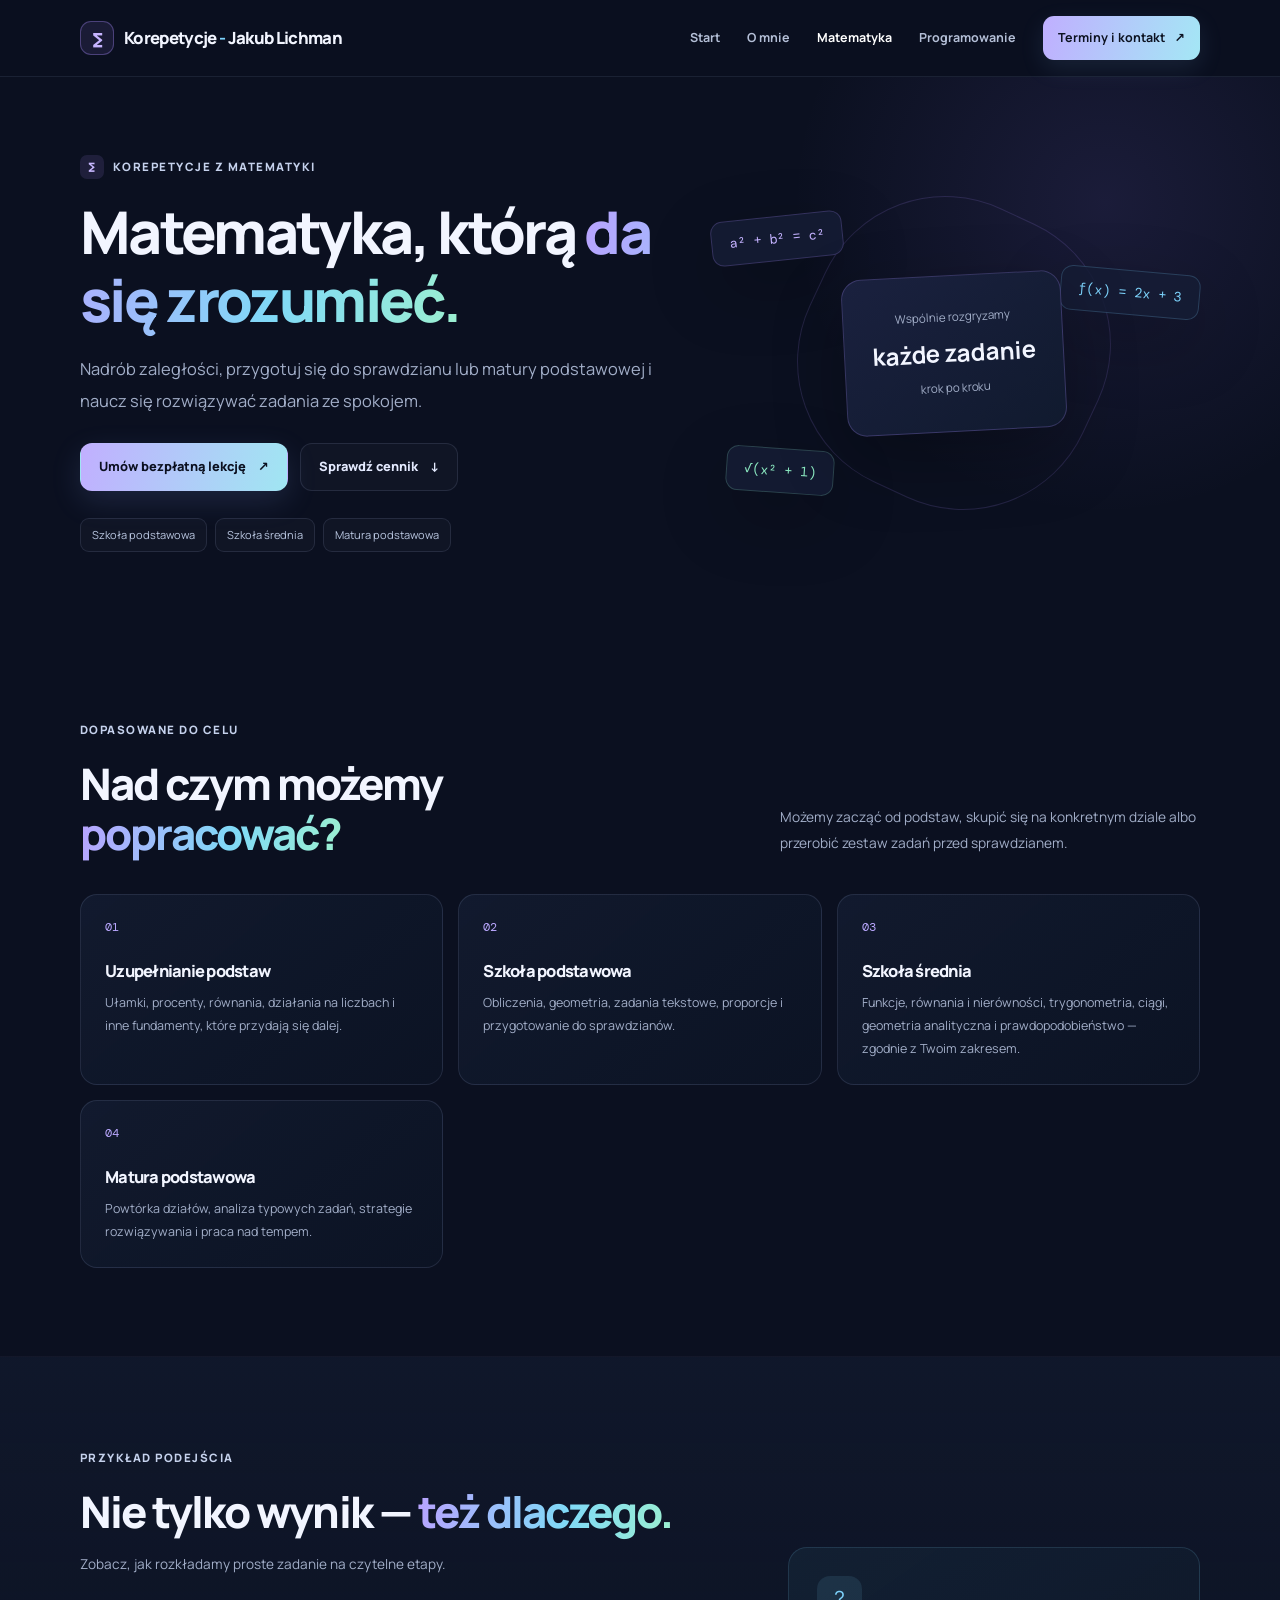
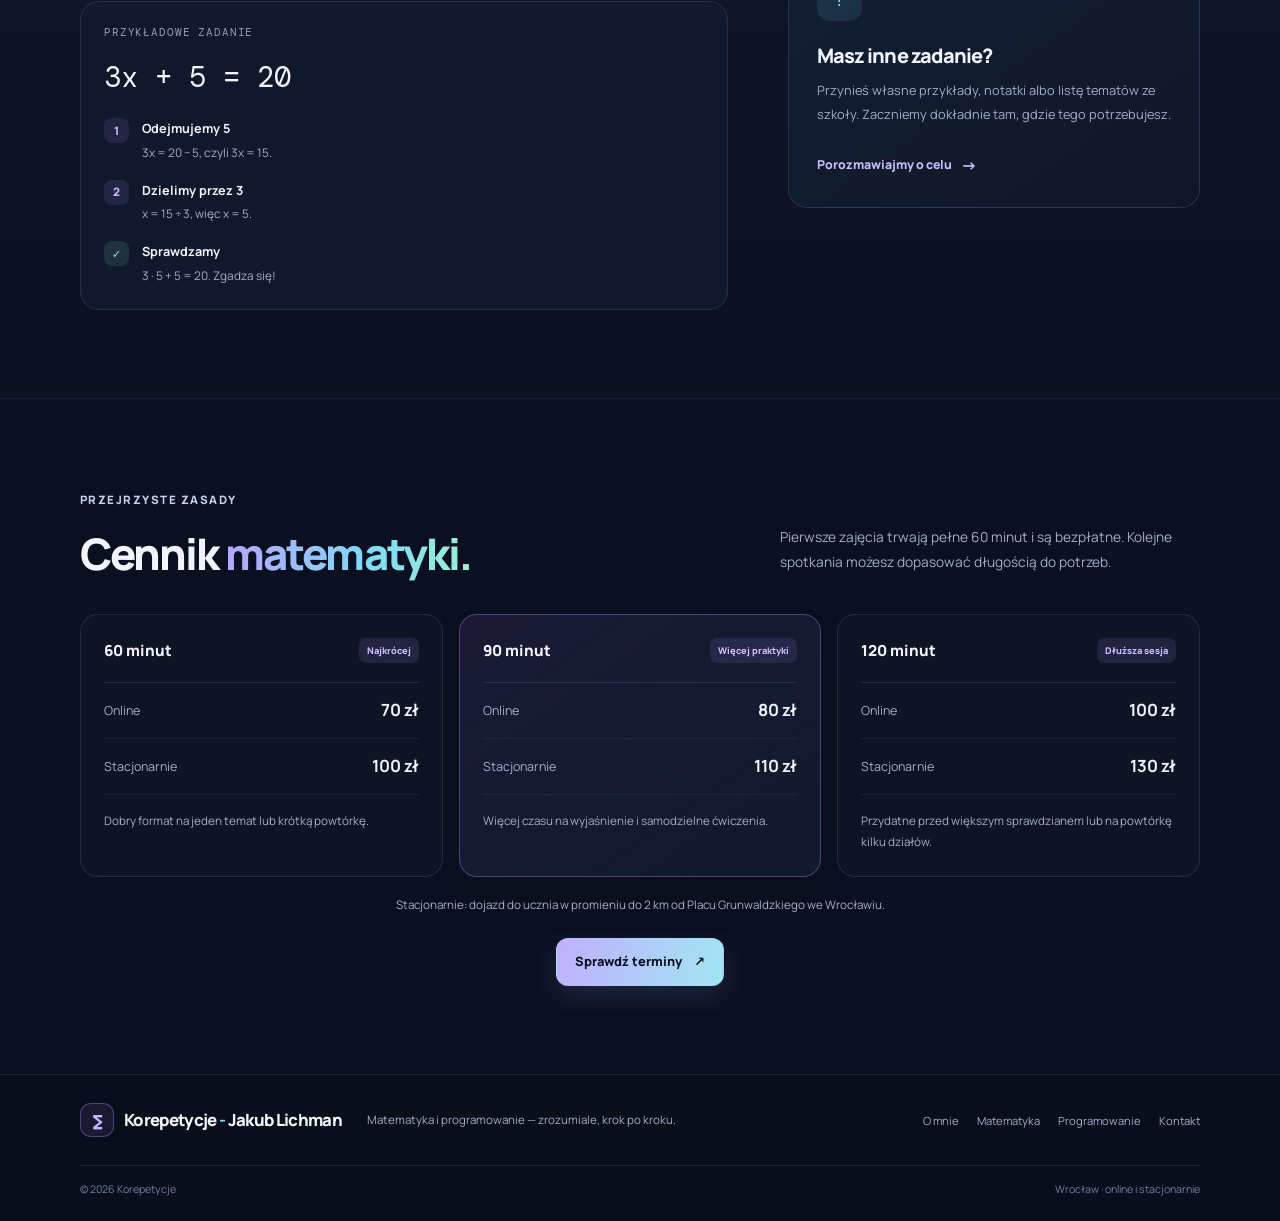
<file: matematyka.html>
<!doctype html>
<html lang="pl">
<head>
    <meta charset="utf-8">
    <meta name="viewport" content="width=device-width, initial-scale=1">
    <meta name="theme-color" content="#0b1020">
    <meta name="description" content="Indywidualne korepetycje z matematyki we Wrocławiu i online.">
    <title>Korepetycje z matematyki — Korepetycje</title>
    <link rel="stylesheet" href="style.css">
    <script src="script.js" defer></script>
</head>
<body>
<header class="site-header">
    <div class="container nav-wrap">
        <a class="brand" href="index.html">
            <span class="brand-mark">∑</span>
            <span>Korepetycje<span class="brand-dot"> - </span>Jakub Lichman</span>
        </a>
        <button class="menu-toggle" aria-label="Otwórz menu" aria-expanded="false">
            <span></span>
            <span></span>
            <span></span>
        </button>
        <nav class="main-nav">
            <a href="index.html">Start</a>
            <a href="o-mnie.html">O mnie</a>
            <a class="active" href="matematyka.html">Matematyka</a>
            <a href="programowanie.html">Programowanie</a>
            <a class="nav-cta" href="terminy.html">Terminy i kontakt <span>↗</span></a>
        </nav>
    </div>
</header>

<main>
    <section class="page-hero section-space subject-hero math-hero">
        <div class="container page-hero-grid">
            <div>
                <span class="eyebrow"><span class="eyebrow-symbol">∑</span> Korepetycje z matematyki</span>
                <h1>Matematyka, którą <span class="gradient-text">da się zrozumieć.</span></h1>
                <p class="hero-lead">Nadrób zaległości, przygotuj się do sprawdzianu lub matury podstawowej i naucz się rozwiązywać zadania ze spokojem.</p>
                <div class="hero-actions">
                    <a class="button button-primary" href="terminy.html">Umów bezpłatną lekcję <span>↗</span></a>
                    <a class="button button-secondary" href="#cennik">Sprawdź cennik <span>↓</span></a>
                </div>
                <div class="mini-tags">
                    <span>Szkoła podstawowa</span>
                    <span>Szkoła średnia</span>
                    <span>Matura podstawowa</span>
                </div>
            </div>
            <div class="subject-visual math-visual">
                <div class="formula formula-one">a² + b² = c²</div>
                <div class="formula formula-two">f(x) = 2x + 3</div>
                <div class="formula formula-three">√(x² + 1)</div>
                <div class="formula-card">
                    <span>Wspólnie rozgryzamy</span>
                    <strong>każde zadanie</strong>
                    <small>krok po kroku</small>
                </div>
            </div>
        </div>
    </section>

    <section class="section-space">
        <div class="container">
            <div class="section-heading">
                <div>
                    <span class="eyebrow">Dopasowane do celu</span>
                    <h2>Nad czym możemy <span class="gradient-text">popracować?</span></h2>
                </div>
                <p>Możemy zacząć od podstaw, skupić się na konkretnym dziale albo przerobić zestaw zadań przed sprawdzianem.</p>
            </div>
            <div class="topic-grid">
                <article class="topic-card">
                    <span class="topic-index">01</span>
                    <h3>Uzupełnianie podstaw</h3>
                    <p>Ułamki, procenty, równania, działania na liczbach i inne fundamenty, które przydają się dalej.</p>
                </article>
                <article class="topic-card">
                    <span class="topic-index">02</span>
                    <h3>Szkoła podstawowa</h3>
                    <p>Obliczenia, geometria, zadania tekstowe, proporcje i przygotowanie do sprawdzianów.</p>
                </article>
                <article class="topic-card">
                    <span class="topic-index">03</span>
                    <h3>Szkoła średnia</h3>
                    <p>Funkcje, równania i nierówności, trygonometria, ciągi, geometria analityczna i prawdopodobieństwo — zgodnie z Twoim zakresem.</p>
                </article>
                <article class="topic-card">
                    <span class="topic-index">04</span>
                    <h3>Matura podstawowa</h3>
                    <p>Powtórka działów, analiza typowych zadań, strategie rozwiązywania i praca nad tempem.</p>
                </article>
            </div>
        </div>
    </section>

    <section class="section-space section-muted">
        <div class="container example-layout">
            <div>
                <span class="eyebrow">Przykład podejścia</span>
                <h2>Nie tylko wynik — <span class="gradient-text">też dlaczego.</span></h2>
                <p class="muted-copy">Zobacz, jak rozkładamy proste zadanie na czytelne etapy.</p>
                <div class="example-box">
                    <div class="example-label">Przykładowe zadanie</div>
                    <div class="math-equation">3x + 5 = 20</div>
                    <ol class="solution-list">
                        <li>
                            <span>1</span>
                            <div>
                                <strong>Odejmujemy 5</strong>
                                <p>3x = 20 − 5, czyli 3x = 15.</p>
                            </div>
                        </li>
                        <li>
                            <span>2</span>
                            <div>
                                <strong>Dzielimy przez 3</strong>
                                <p>x = 15 ÷ 3, więc x = 5.</p>
                            </div>
                        </li>
                        <li>
                            <span>✓</span>
                            <div>
                                <strong>Sprawdzamy</strong>
                                <p>3 · 5 + 5 = 20. Zgadza się!</p>
                            </div>
                        </li>
                    </ol>
                </div>
            </div>
            <div class="example-aside">
                <div class="aside-symbol">?</div>
                <h3>Masz inne zadanie?</h3>
                <p>Przynieś własne przykłady, notatki albo listę tematów ze szkoły. Zaczniemy dokładnie tam, gdzie tego potrzebujesz.</p>
                <a class="text-link" href="terminy.html">Porozmawiajmy o celu <span>→</span></a>
            </div>
        </div>
    </section>

    <section class="section-space" id="cennik">
        <div class="container">
            <div class="section-heading">
                <div>
                    <span class="eyebrow">Przejrzyste zasady</span>
                    <h2>Cennik <span class="gradient-text">matematyki.</span></h2>
                </div>
                <p>Pierwsze zajęcia trwają pełne 60 minut i są bezpłatne. Kolejne spotkania możesz dopasować długością do potrzeb.</p>
            </div>
            <div class="pricing-grid">
                <article class="price-card">
                    <div class="price-top">
                        <span>60 minut</span>
                        <span class="price-badge">Najkrócej</span>
                    </div>
                    <div class="price-row">
                        <span>Online</span>
                        <strong>70 zł</strong>
                    </div>
                    <div class="price-row">
                        <span>Stacjonarnie</span>
                        <strong>100 zł</strong>
                    </div>
                    <p>Dobry format na jeden temat lub krótką powtórkę.</p>
                </article>
                <article class="price-card price-featured">
                    <div class="price-top">
                        <span>90 minut</span>
                        <span class="price-badge">Więcej praktyki</span>
                    </div>
                    <div class="price-row">
                        <span>Online</span>
                        <strong>80 zł</strong>
                    </div>
                    <div class="price-row">
                        <span>Stacjonarnie</span>
                        <strong>110 zł</strong>
                    </div>
                    <p>Więcej czasu na wyjaśnienie i samodzielne ćwiczenia.</p>
                </article>
                <article class="price-card">
                    <div class="price-top">
                        <span>120 minut</span>
                        <span class="price-badge">Dłuższa sesja</span>
                    </div>
                    <div class="price-row">
                        <span>Online</span>
                        <strong>100 zł</strong>
                    </div>
                    <div class="price-row">
                        <span>Stacjonarnie</span>
                        <strong>130 zł</strong>
                    </div>
                    <p>Przydatne przed większym sprawdzianem lub na powtórkę kilku działów.</p>
                </article>
            </div>
            <p class="pricing-note">Stacjonarnie: dojazd do ucznia w promieniu do 2 km od Placu Grunwaldzkiego we Wrocławiu.</p>
            <div class="center-action">
                <a class="button button-primary" href="terminy.html">Sprawdź terminy <span>↗</span></a>
            </div>
        </div>
    </section>
</main>

<footer class="site-footer">
    <div class="container footer-main">
        <a class="brand" href="index.html">
            <span class="brand-mark">∑</span>
            <span>Korepetycje<span class="brand-dot"> - </span>Jakub Lichman</span>
        </a>
        <p>Matematyka i programowanie — zrozumiale, krok po kroku.</p>
        <nav>
            <a href="o-mnie.html">O mnie</a>
            <a href="matematyka.html">Matematyka</a>
            <a href="programowanie.html">Programowanie</a>
            <a href="terminy.html">Kontakt</a>
        </nav>
    </div>
    <div class="container footer-bottom">
        <span>© <span data-year></span> Korepetycje</span>
        <span>Wrocław · online i stacjonarnie</span>
    </div>
</footer>
</body>
</html>
</file>
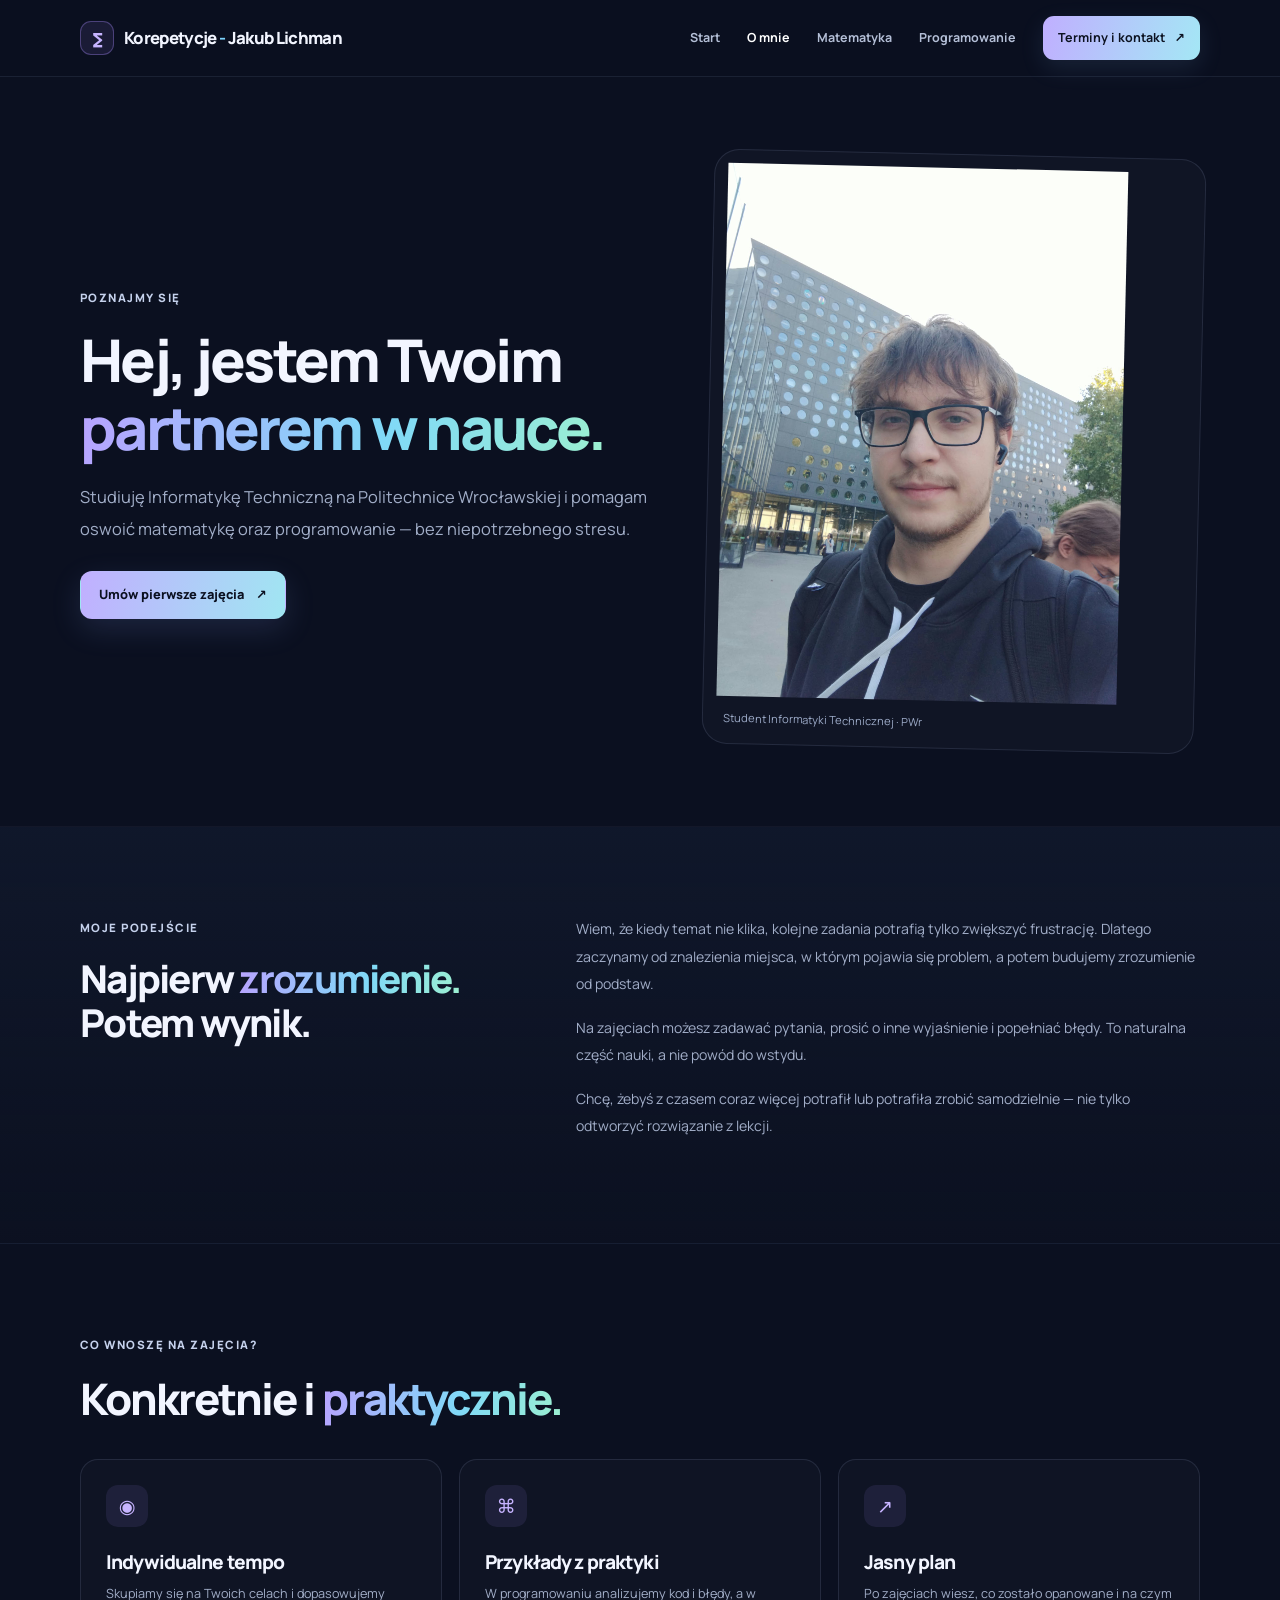
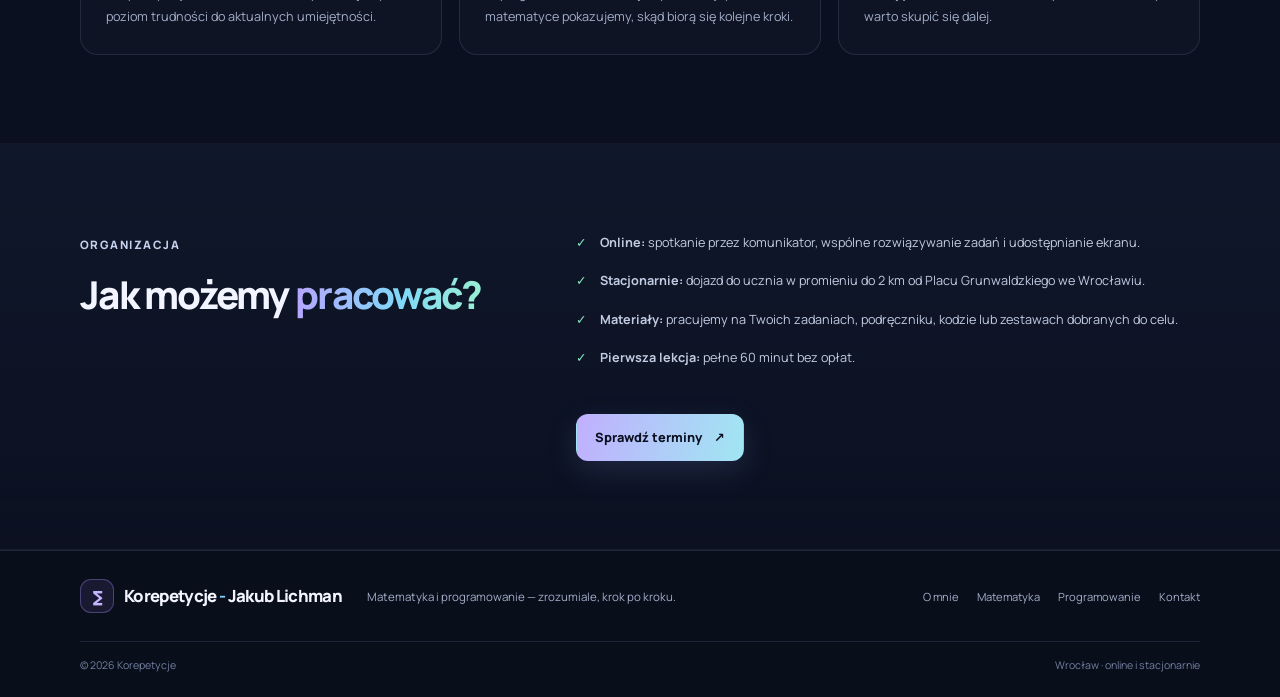
<file: o-mnie.html>
<!doctype html>
<html lang="pl">
<head>
    <meta charset="utf-8">
    <meta name="viewport" content="width=device-width, initial-scale=1">
    <meta name="theme-color" content="#0b1020">
    <title>O mnie — Korepetycje</title>
    <link rel="stylesheet" href="style.css">
    <script src="script.js" defer></script>
</head>
<body>
<header class="site-header">
    <div class="container nav-wrap">
        <a class="brand" href="index.html">
            <span class="brand-mark">∑</span>
            <span>Korepetycje<span class="brand-dot"> - </span>Jakub Lichman</span>
        </a>
        <button class="menu-toggle" aria-label="Otwórz menu" aria-expanded="false">
            <span></span>
            <span></span>
            <span></span>
        </button>
        <nav class="main-nav">
            <a href="index.html">Start</a>
            <a class="active" href="o-mnie.html">O mnie</a>
            <a href="matematyka.html">Matematyka</a>
            <a href="programowanie.html">Programowanie</a>
            <a class="nav-cta" href="terminy.html">Terminy i kontakt <span>↗</span></a>
        </nav>
    </div>
</header>

<main>
    <section class="page-hero section-space">
        <div class="container page-hero-grid">
            <div>
                <span class="eyebrow">Poznajmy się</span>
                <h1>Hej, jestem Twoim <span class="gradient-text">partnerem w nauce.</span></h1>
                <p class="hero-lead">Studiuję Informatykę Techniczną na Politechnice Wrocławskiej i pomagam oswoić matematykę oraz programowanie — bez niepotrzebnego stresu.</p>
                <a class="button button-primary" href="terminy.html">Umów pierwsze zajęcia <span>↗</span></a>
            </div>
            <div class="profile-frame">
                <img src="my_photo.jpg" alt="Moje zdjęcie" style="width: 100%; max-width: 400px; height: auto; display: block;">
                <span class="profile-caption">Student Informatyki Technicznej · PWr</span>
            </div>
        </div>
    </section>

    <section class="section-space section-muted">
        <div class="container two-column">
            <div>
                <span class="eyebrow">Moje podejście</span>
                <h2>Najpierw <span class="gradient-text">zrozumienie.</span> Potem wynik.</h2>
            </div>
            <div class="prose">
                <p>Wiem, że kiedy temat nie klika, kolejne zadania potrafią tylko zwiększyć frustrację. Dlatego zaczynamy od znalezienia miejsca, w którym pojawia się problem, a potem budujemy zrozumienie od podstaw.</p>
                <p>Na zajęciach możesz zadawać pytania, prosić o inne wyjaśnienie i popełniać błędy. To naturalna część nauki, a nie powód do wstydu.</p>
                <p>Chcę, żebyś z czasem coraz więcej potrafił lub potrafiła zrobić samodzielnie — nie tylko odtworzyć rozwiązanie z lekcji.</p>
            </div>
        </div>
    </section>

    <section class="section-space">
        <div class="container">
            <div class="section-heading">
                <div>
                    <span class="eyebrow">Co wnoszę na zajęcia?</span>
                    <h2>Konkretnie i <span class="gradient-text">praktycznie.</span></h2>
                </div>
            </div>
            <div class="feature-grid">
                <article class="feature-card">
                    <span class="feature-icon">◉</span>
                    <h3>Indywidualne tempo</h3>
                    <p>Skupiamy się na Twoich celach i dopasowujemy poziom trudności do aktualnych umiejętności.</p>
                </article>
                <article class="feature-card">
                    <span class="feature-icon">⌘</span>
                    <h3>Przykłady z praktyki</h3>
                    <p>W programowaniu analizujemy kod i błędy, a w matematyce pokazujemy, skąd biorą się kolejne kroki.</p>
                </article>
                <article class="feature-card">
                    <span class="feature-icon">↗</span>
                    <h3>Jasny plan</h3>
                    <p>Po zajęciach wiesz, co zostało opanowane i na czym warto skupić się dalej.</p>
                </article>
            </div>
        </div>
    </section>

    <section class="section-space section-muted">
        <div class="container two-column">
            <div>
                <span class="eyebrow">Organizacja</span>
                <h2>Jak możemy <span class="gradient-text">pracować?</span></h2>
            </div>
            <div class="prose">
                <ul class="check-list large">
                    <li><strong>Online:</strong> spotkanie przez komunikator, wspólne rozwiązywanie zadań i udostępnianie ekranu.</li>
                    <li><strong>Stacjonarnie:</strong> dojazd do ucznia w promieniu do 2 km od Placu Grunwaldzkiego we Wrocławiu.</li>
                    <li><strong>Materiały:</strong> pracujemy na Twoich zadaniach, podręczniku, kodzie lub zestawach dobranych do celu.</li>
                    <li><strong>Pierwsza lekcja:</strong> pełne 60 minut bez opłat.</li>
                </ul>
                <a class="button button-primary" href="terminy.html">Sprawdź terminy <span>↗</span></a>
            </div>
        </div>
    </section>
</main>

<footer class="site-footer">
    <div class="container footer-main">
        <a class="brand" href="index.html">
            <span class="brand-mark">∑</span>
            <span>Korepetycje<span class="brand-dot"> - </span>Jakub Lichman</span>
        </a>
        <p>Matematyka i programowanie — zrozumiale, krok po kroku.</p>
        <nav>
            <a href="o-mnie.html">O mnie</a>
            <a href="matematyka.html">Matematyka</a>
            <a href="programowanie.html">Programowanie</a>
            <a href="terminy.html">Kontakt</a>
        </nav>
    </div>
    <div class="container footer-bottom">
        <span>© <span data-year></span> Korepetycje</span>
        <span>Wrocław · online i stacjonarnie</span>
    </div>
</footer>
</body>
</html>
</file>
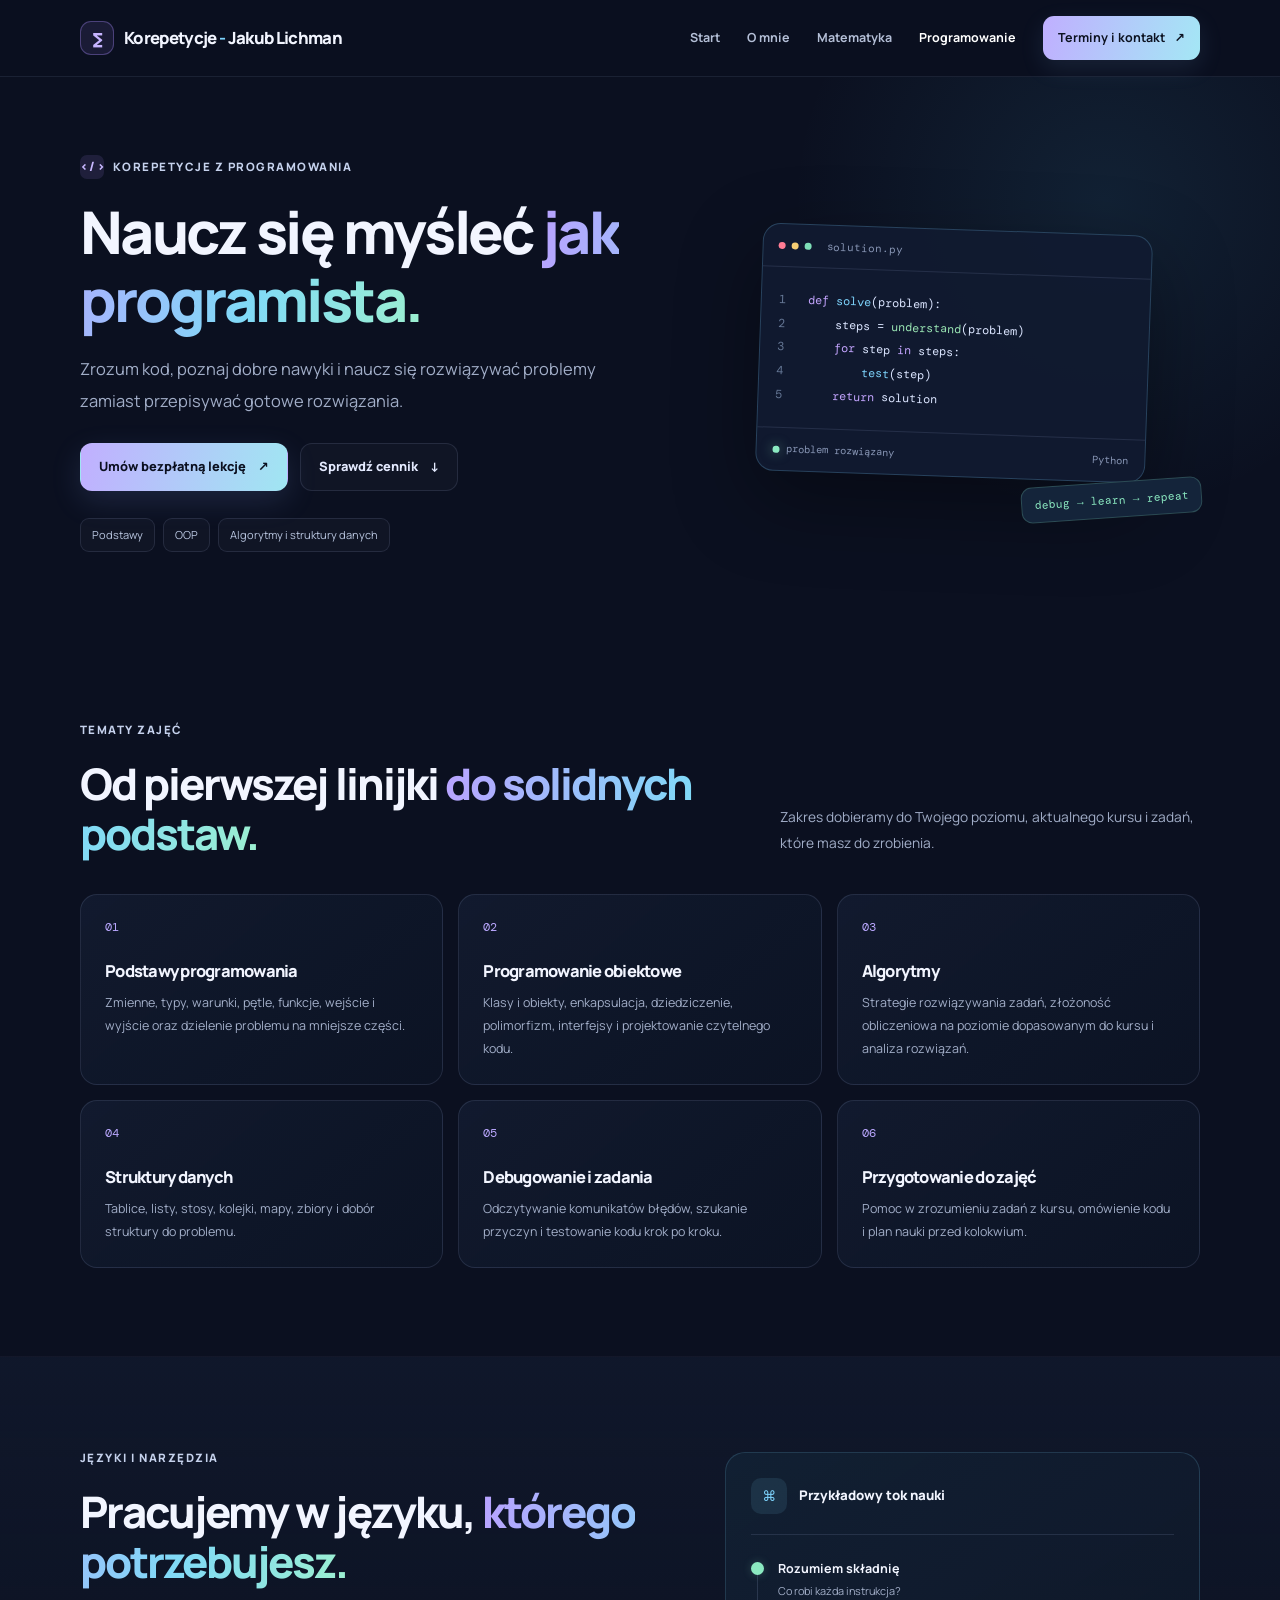
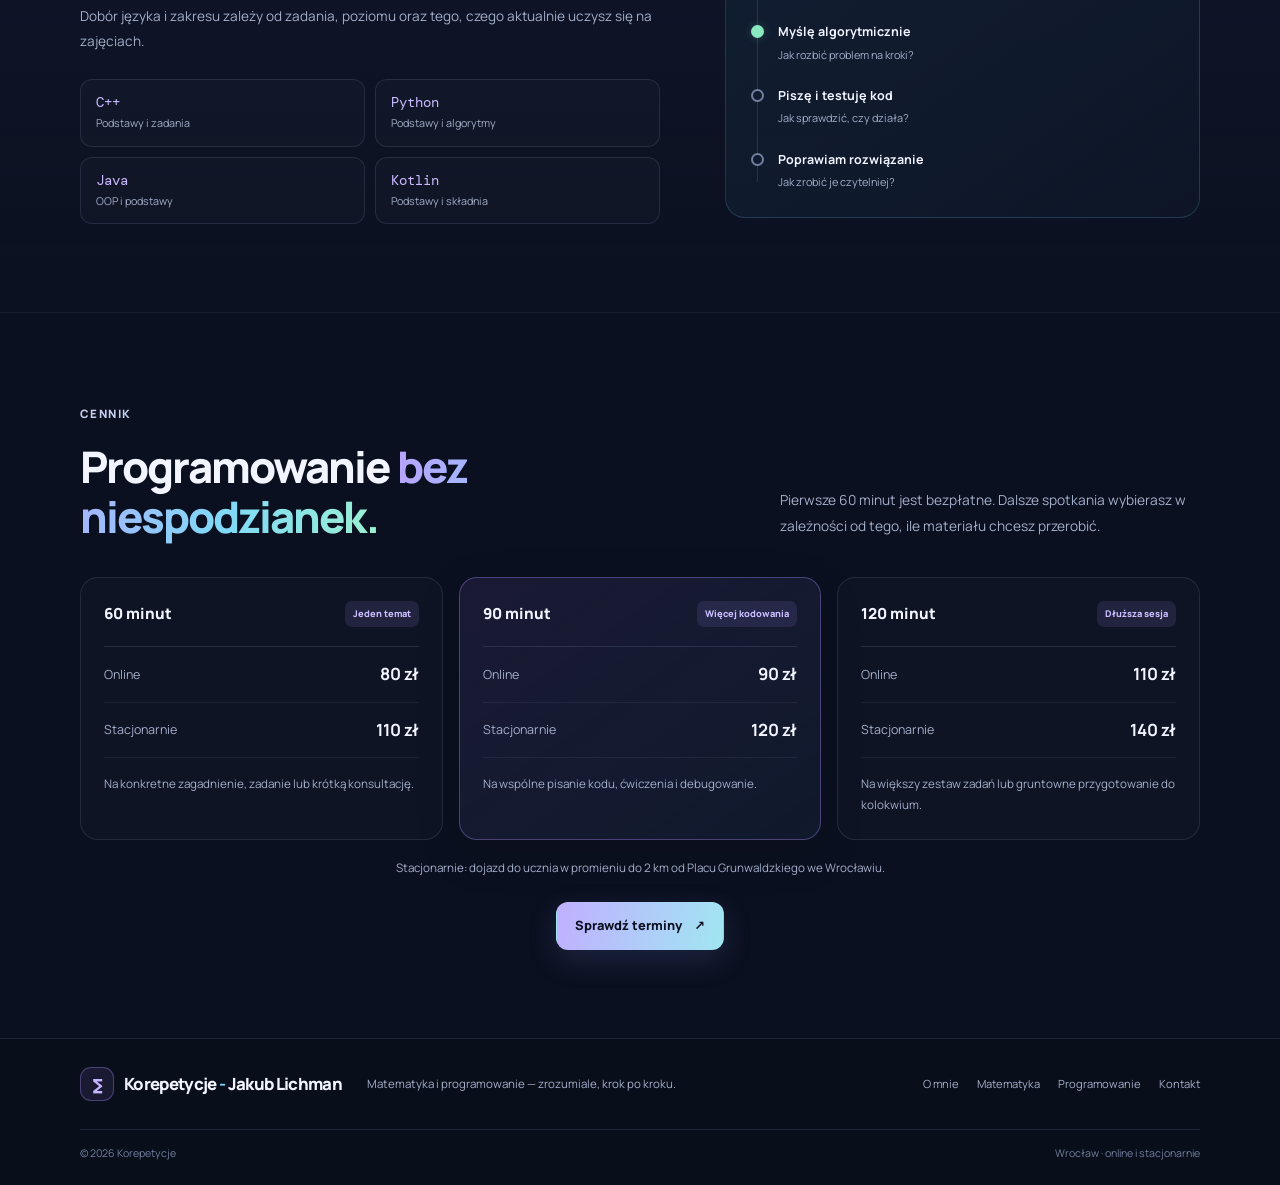
<file: programowanie.html>
<!doctype html>
<html lang="pl">
<head>
    <meta charset="utf-8">
    <meta name="viewport" content="width=device-width, initial-scale=1">
    <meta name="theme-color" content="#0b1020">
    <meta name="description" content="Indywidualne korepetycje z programowania: C++, Python, Java, Kotlin, OOP, algorytmy i struktury danych.">
    <title>Korepetycje z programowania — Korepetycje</title>
    <link rel="stylesheet" href="style.css">
    <script src="script.js" defer></script>
</head>
<body>
<header class="site-header">
    <div class="container nav-wrap">
        <a class="brand" href="index.html">
            <span class="brand-mark">∑</span>
            <span>Korepetycje<span class="brand-dot"> - </span>Jakub Lichman</span>
        </a>
        <button class="menu-toggle" aria-label="Otwórz menu" aria-expanded="false">
            <span></span>
            <span></span>
            <span></span>
        </button>
        <nav class="main-nav">
            <a href="index.html">Start</a>
            <a href="o-mnie.html">O mnie</a>
            <a href="matematyka.html">Matematyka</a>
            <a class="active" href="programowanie.html">Programowanie</a>
            <a class="nav-cta" href="terminy.html">Terminy i kontakt <span>↗</span></a>
        </nav>
    </div>
</header>

<main>
    <section class="page-hero section-space subject-hero code-hero">
        <div class="container page-hero-grid">
            <div>
                <span class="eyebrow"><span class="eyebrow-symbol">&lt;/&gt;</span> Korepetycje z programowania</span>
                <h1>Naucz się myśleć <span class="gradient-text">jak programista.</span></h1>
                <p class="hero-lead">Zrozum kod, poznaj dobre nawyki i naucz się rozwiązywać problemy zamiast przepisywać gotowe rozwiązania.</p>
                <div class="hero-actions">
                    <a class="button button-primary" href="terminy.html">Umów bezpłatną lekcję <span>↗</span></a>
                    <a class="button button-secondary" href="#cennik">Sprawdź cennik <span>↓</span></a>
                </div>
                <div class="mini-tags">
                    <span>Podstawy</span>
                    <span>OOP</span>
                    <span>Algorytmy i struktury danych</span>
                </div>
            </div>
            <div class="subject-visual code-visual">
                <div class="code-window">
                    <div class="window-dots">
                        <i></i>
                        <i></i>
                        <i></i>
                        <span>solution.py</span>
                    </div>
                    <pre><span class="line-num">1</span> <span class="code-purple">def</span> <span class="code-blue">solve</span>(problem):
<span class="line-num">2</span>     steps = <span class="code-green">understand</span>(problem)
<span class="line-num">3</span>     <span class="code-purple">for</span> step <span class="code-purple">in</span> steps:
<span class="line-num">4</span>         <span class="code-blue">test</span>(step)
<span class="line-num">5</span>     <span class="code-purple">return</span> solution</pre>
                    <div class="code-bottom">
                        <span><i class="tiny-green"></i> problem rozwiązany</span>
                        <span>Python</span>
                    </div>
                </div>
                <div class="floating-code-tag">debug → learn → repeat</div>
            </div>
        </div>
    </section>

    <section class="section-space">
        <div class="container">
            <div class="section-heading">
                <div>
                    <span class="eyebrow">Tematy zajęć</span>
                    <h2>Od pierwszej linijki <span class="gradient-text">do solidnych podstaw.</span></h2>
                </div>
                <p>Zakres dobieramy do Twojego poziomu, aktualnego kursu i zadań, które masz do zrobienia.</p>
            </div>
            <div class="topic-grid">
                <article class="topic-card">
                    <span class="topic-index">01</span>
                    <h3>Podstawy programowania</h3>
                    <p>Zmienne, typy, warunki, pętle, funkcje, wejście i wyjście oraz dzielenie problemu na mniejsze części.</p>
                </article>
                <article class="topic-card">
                    <span class="topic-index">02</span>
                    <h3>Programowanie obiektowe</h3>
                    <p>Klasy i obiekty, enkapsulacja, dziedziczenie, polimorfizm, interfejsy i projektowanie czytelnego kodu.</p>
                </article>
                <article class="topic-card">
                    <span class="topic-index">03</span>
                    <h3>Algorytmy</h3>
                    <p>Strategie rozwiązywania zadań, złożoność obliczeniowa na poziomie dopasowanym do kursu i analiza rozwiązań.</p>
                </article>
                <article class="topic-card">
                    <span class="topic-index">04</span>
                    <h3>Struktury danych</h3>
                    <p>Tablice, listy, stosy, kolejki, mapy, zbiory i dobór struktury do problemu.</p>
                </article>
                <article class="topic-card">
                    <span class="topic-index">05</span>
                    <h3>Debugowanie i zadania</h3>
                    <p>Odczytywanie komunikatów błędów, szukanie przyczyn i testowanie kodu krok po kroku.</p>
                </article>
                <article class="topic-card">
                    <span class="topic-index">06</span>
                    <h3>Przygotowanie do zajęć</h3>
                    <p>Pomoc w zrozumieniu zadań z kursu, omówienie kodu i plan nauki przed kolokwium.</p>
                </article>
            </div>
        </div>
    </section>

    <section class="section-space section-muted">
        <div class="container languages-layout">
            <div>
                <span class="eyebrow">Języki i narzędzia</span>
                <h2>Pracujemy w języku, <span class="gradient-text">którego potrzebujesz.</span></h2>
                <p class="muted-copy">Dobór języka i zakresu zależy od zadania, poziomu oraz tego, czego aktualnie uczysz się na zajęciach.</p>
                <div class="language-tags">
                    <span class="language-tag"><b>C++</b><small>Podstawy i zadania</small></span>
                    <span class="language-tag"><b>Python</b><small>Podstawy i algorytmy</small></span>
                    <span class="language-tag"><b>Java</b><small>OOP i podstawy</small></span>
                    <span class="language-tag"><b>Kotlin</b><small>Podstawy i składnia</small></span>
                </div>
            </div>
            <div class="learning-panel">
                <div class="panel-top">
                    <span class="panel-icon">⌘</span>
                    <span class="panel-label">Przykładowy tok nauki</span>
                </div>
                <ol class="roadmap">
                    <li>
                        <span class="roadmap-dot done"></span>
                        <div>
                            <strong>Rozumiem składnię</strong>
                            <small>Co robi każda instrukcja?</small>
                        </div>
                    </li>
                    <li>
                        <span class="roadmap-dot done"></span>
                        <div>
                            <strong>Myślę algorytmicznie</strong>
                            <small>Jak rozbić problem na kroki?</small>
                        </div>
                    </li>
                    <li>
                        <span class="roadmap-dot"></span>
                        <div>
                            <strong>Piszę i testuję kod</strong>
                            <small>Jak sprawdzić, czy działa?</small>
                        </div>
                    </li>
                    <li>
                        <span class="roadmap-dot"></span>
                        <div>
                            <strong>Poprawiam rozwiązanie</strong>
                            <small>Jak zrobić je czytelniej?</small>
                        </div>
                    </li>
                </ol>
            </div>
        </div>
    </section>

    <section class="section-space">
        <div class="container">
            <div class="section-heading">
                <div>
                    <span class="eyebrow">Cennik</span>
                    <h2>Programowanie <span class="gradient-text">bez niespodzianek.</span></h2>
                </div>
                <p>Pierwsze 60 minut jest bezpłatne. Dalsze spotkania wybierasz w zależności od tego, ile materiału chcesz przerobić.</p>
            </div>
            <div class="pricing-grid" id="cennik">
                <article class="price-card">
                    <div class="price-top">
                        <span>60 minut</span>
                        <span class="price-badge">Jeden temat</span>
                    </div>
                    <div class="price-row">
                        <span>Online</span>
                        <strong>80 zł</strong>
                    </div>
                    <div class="price-row">
                        <span>Stacjonarnie</span>
                        <strong>110 zł</strong>
                    </div>
                    <p>Na konkretne zagadnienie, zadanie lub krótką konsultację.</p>
                </article>
                <article class="price-card price-featured">
                    <div class="price-top">
                        <span>90 minut</span>
                        <span class="price-badge">Więcej kodowania</span>
                    </div>
                    <div class="price-row">
                        <span>Online</span>
                        <strong>90 zł</strong>
                    </div>
                    <div class="price-row">
                        <span>Stacjonarnie</span>
                        <strong>120 zł</strong>
                    </div>
                    <p>Na wspólne pisanie kodu, ćwiczenia i debugowanie.</p>
                </article>
                <article class="price-card">
                    <div class="price-top">
                        <span>120 minut</span>
                        <span class="price-badge">Dłuższa sesja</span>
                    </div>
                    <div class="price-row">
                        <span>Online</span>
                        <strong>110 zł</strong>
                    </div>
                    <div class="price-row">
                        <span>Stacjonarnie</span>
                        <strong>140 zł</strong>
                    </div>
                    <p>Na większy zestaw zadań lub gruntowne przygotowanie do kolokwium.</p>
                </article>
            </div>
            <p class="pricing-note">Stacjonarnie: dojazd do ucznia w promieniu do 2 km od Placu Grunwaldzkiego we Wrocławiu.</p>
            <div class="center-action">
                <a class="button button-primary" href="terminy.html">Sprawdź terminy <span>↗</span></a>
            </div>
        </div>
    </section>
</main>

<footer class="site-footer">
    <div class="container footer-main">
        <a class="brand" href="index.html">
            <span class="brand-mark">∑</span>
            <span>Korepetycje<span class="brand-dot"> - </span>Jakub Lichman</span>
        </a>
        <p>Matematyka i programowanie — zrozumiale, krok po kroku.</p>
        <nav>
            <a href="o-mnie.html">O mnie</a>
            <a href="matematyka.html">Matematyka</a>
            <a href="programowanie.html">Programowanie</a>
            <a href="terminy.html">Kontakt</a>
        </nav>
    </div>
    <div class="container footer-bottom">
        <span>© <span data-year></span> Korepetycje</span>
        <span>Wrocław · online i stacjonarnie</span>
    </div>
</footer>
</body>
</html>
</file>
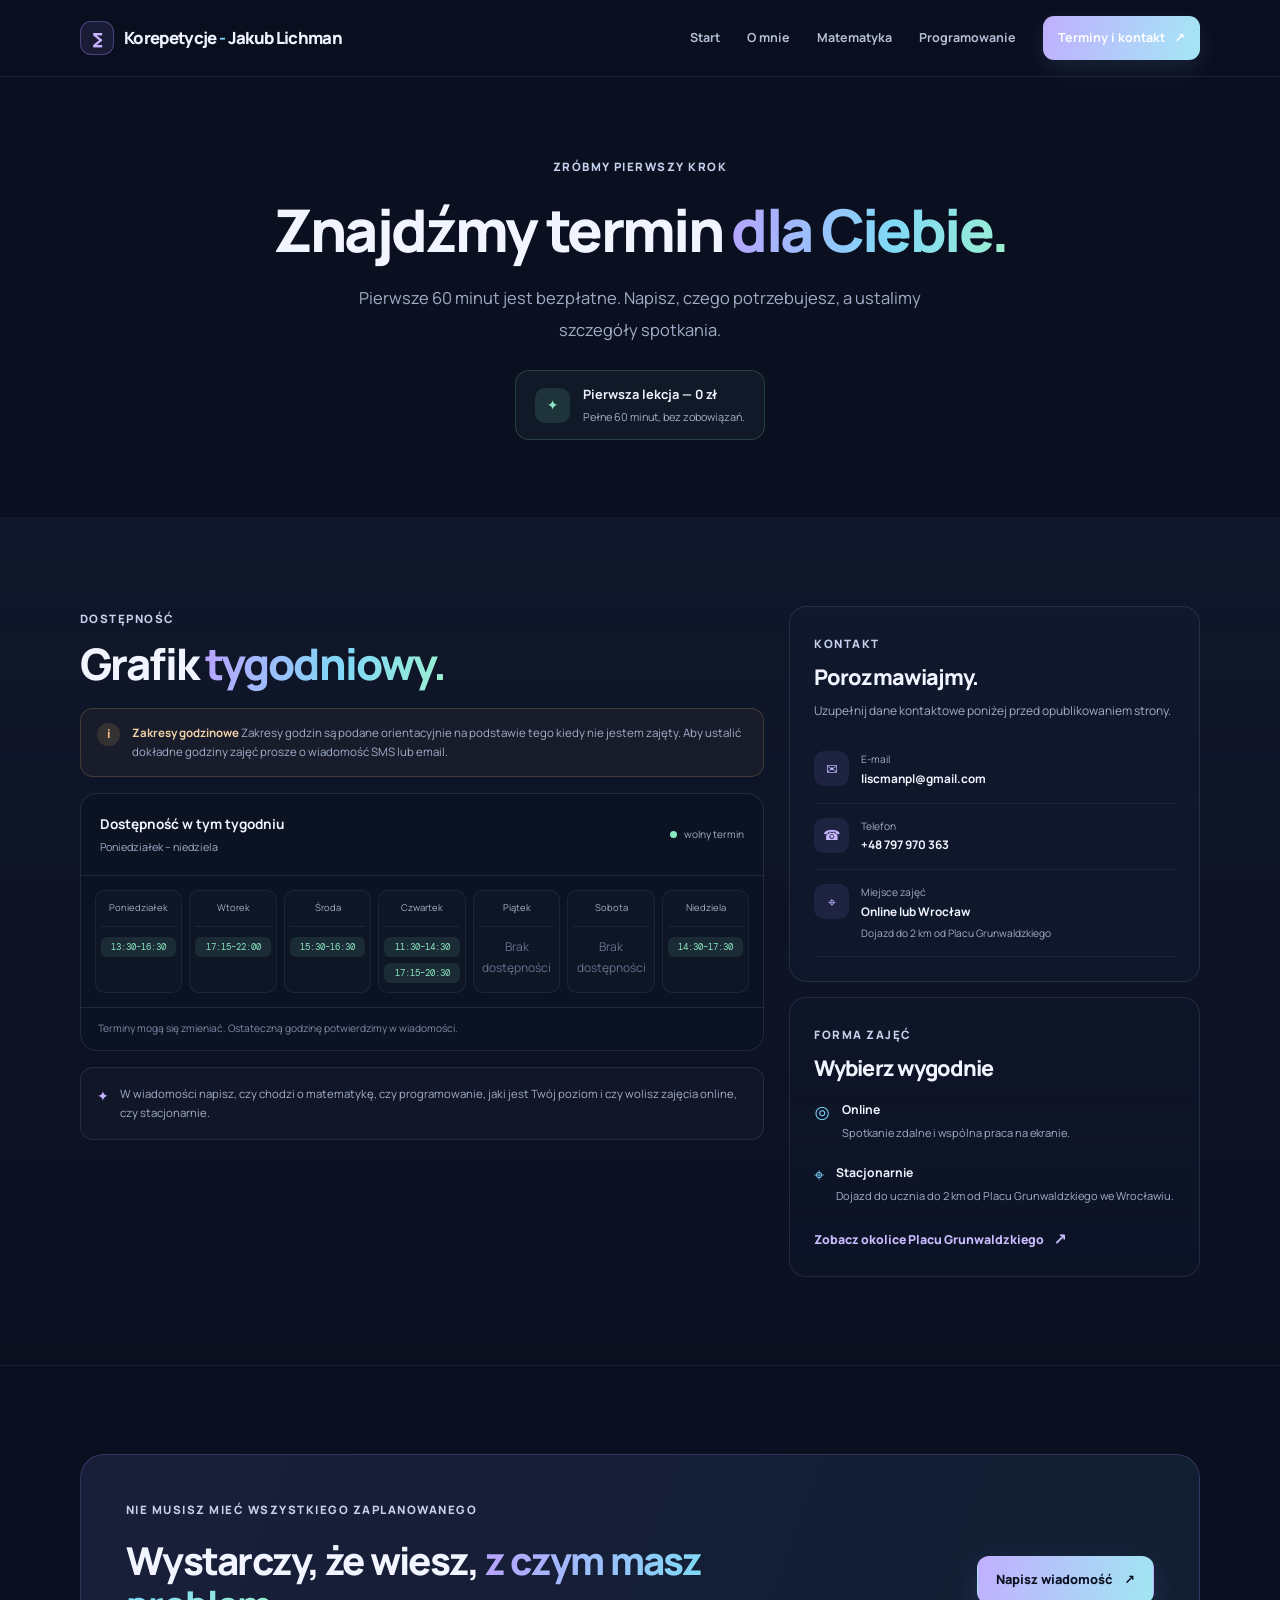
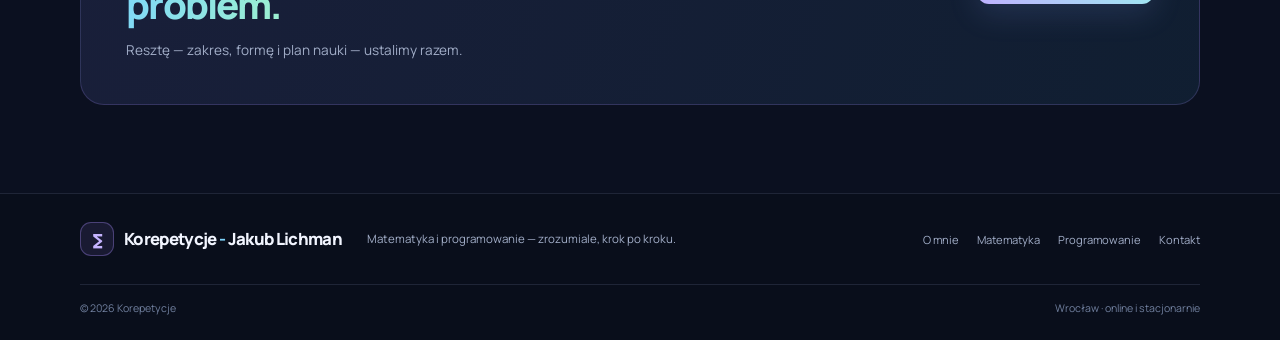
<file: terminy.html>
<!doctype html>
<html lang="pl">
<head>
    <meta charset="utf-8">
    <meta name="viewport" content="width=device-width, initial-scale=1">
    <meta name="theme-color" content="#0b1020">
    <meta
            name="description"
            content="Terminy i kontakt — korepetycje z matematyki i programowania we Wrocławiu oraz online."
    >

    <title>Terminy i kontakt — Korepetycje</title>

    <link rel="stylesheet" href="style.css">
    <script src="script.js" defer></script>
</head>

<body>
<header class="site-header">
    <div class="container nav-wrap">
        <a class="brand" href="index.html">
            <span class="brand-mark">∑</span>
            <span>Korepetycje<span class="brand-dot"> - </span>Jakub Lichman</span>
        </a>

        <button
                class="menu-toggle"
                aria-label="Otwórz menu"
                aria-expanded="false"
        >
            <span></span>
            <span></span>
            <span></span>
        </button>

        <nav class="main-nav">
            <a href="index.html">Start</a>
            <a href="o-mnie.html">O mnie</a>
            <a href="matematyka.html">Matematyka</a>
            <a href="programowanie.html">Programowanie</a>
            <a class="nav-cta active" href="terminy.html">
                Terminy i kontakt <span>↗</span>
            </a>
        </nav>
    </div>
</header>

<main>
    <section class="page-hero section-space">
        <div class="container contact-hero">
            <span class="eyebrow">Zróbmy pierwszy krok</span>

            <h1>
                Znajdźmy termin
                <span class="gradient-text">dla Ciebie.</span>
            </h1>

            <p class="hero-lead">
                Pierwsze 60 minut jest bezpłatne. Napisz, czego potrzebujesz,
                a ustalimy szczegóły spotkania.
            </p>

            <div class="free-callout">
                <span class="callout-icon">✦</span>

                <div>
                    <strong>Pierwsza lekcja — 0 zł</strong>
                    <p>Pełne 60 minut, bez zobowiązań.</p>
                </div>
            </div>
        </div>
    </section>

    <section class="section-space section-muted">
        <div class="container contact-layout">
            <div class="contact-main">
                <div class="section-heading compact-heading">
                    <div>
                        <span class="eyebrow">Dostępność</span>

                        <h2>
                            Grafik
                            <span class="gradient-text">tygodniowy.</span>
                        </h2>
                    </div>
                </div>

                <div class="schedule-notice">
                    <span class="notice-icon">i</span>

                    <p>
                        <strong>Zakresy godzinowe</strong>
                        Zakresy godzin są podane orientacyjnie na podstawie tego
                        kiedy nie jestem zajęty. Aby ustalić dokładne godziny zajęć prosze
                        o wiadomość SMS lub email.
                    </p>
                </div>

                <div class="schedule-card">
                    <div class="schedule-head">
                        <div>
                            <strong>Dostępność w tym tygodniu</strong>
                            <small>Poniedziałek – niedziela</small>
                        </div>

                        <span class="schedule-legend">
                                <i></i> wolny termin
                            </span>
                    </div>

                    <div
                            class="schedule-grid"
                            id="schedule-grid"
                            aria-live="polite"
                    ></div>

                    <div class="schedule-foot">
                        Terminy mogą się zmieniać. Ostateczną godzinę
                        potwierdzimy w wiadomości.
                    </div>
                </div>

                <div class="contact-tip">
                    <span>✦</span>

                    <p>
                        W wiadomości napisz, czy chodzi o matematykę,
                        czy programowanie, jaki jest Twój poziom i czy
                        wolisz zajęcia online, czy stacjonarnie.
                    </p>
                </div>
            </div>

            <div class="contact-sidebar">
                <article class="contact-card">
                    <span class="eyebrow">Kontakt</span>

                    <h3>Porozmawiajmy.</h3>

                    <p>
                        Uzupełnij dane kontaktowe poniżej przed
                        opublikowaniem strony.
                    </p>

                    <div class="contact-method">
                        <span class="method-icon">✉</span>

                        <div>
                            <small>E-mail</small>
                            <strong>liscmanpl@gmail.com</strong>
                        </div>
                    </div>

                    <div class="contact-method">
                        <span class="method-icon">☎</span>

                        <div>
                            <small>Telefon</small>
                            <strong>+48 797 970 363</strong>
                        </div>
                    </div>

                    <div class="contact-method">
                        <span class="method-icon">⌖</span>

                        <div>
                            <small>Miejsce zajęć</small>
                            <strong>Online lub Wrocław</strong>

                            <small>
                                Dojazd do 2 km od Placu Grunwaldzkiego
                            </small>
                        </div>
                    </div>
                </article>

                <article class="contact-card mode-card">
                    <span class="eyebrow">Forma zajęć</span>

                    <h3>Wybierz wygodnie</h3>

                    <div class="mode-item">
                        <span>◎</span>

                        <div>
                            <strong>Online</strong>

                            <p>
                                Spotkanie zdalne i wspólna praca na ekranie.
                            </p>
                        </div>
                    </div>

                    <div class="mode-item">
                        <span>⌖</span>

                        <div>
                            <strong>Stacjonarnie</strong>

                            <p>
                                Dojazd do ucznia do 2 km od Placu
                                Grunwaldzkiego we Wrocławiu.
                            </p>
                        </div>
                    </div>

                    <a
                            class="text-link"
                            href="https://maps.app.goo.gl/i5nWPp34tCzCanfV6"
                            target="_blank"
                            rel="noopener noreferrer"
                    >
                        Zobacz okolice Placu Grunwaldzkiego
                        <span>↗</span>
                    </a>
                </article>
            </div>
        </div>
    </section>

    <section class="section-space">
        <div class="container">
            <div class="cta-panel final-cta">
                <div>
                        <span class="eyebrow">
                            Nie musisz mieć wszystkiego zaplanowanego
                        </span>

                    <h2>
                        Wystarczy, że wiesz,
                        <span class="gradient-text">
                                z czym masz problem.
                            </span>
                    </h2>

                    <p>
                        Resztę — zakres, formę i plan nauki — ustalimy razem.
                    </p>
                </div>

                <a
                        class="button button-primary"
                        href="mailto:liscmanpl@gmail.com?subject=Korepetycje%20-%20pierwsza%20lekcja"
                >
                    Napisz wiadomość <span>↗</span>
                </a>
            </div>
        </div>
    </section>
</main>

<footer class="site-footer">
    <div class="container footer-main">
        <a class="brand" href="index.html">
            <span class="brand-mark">∑</span>
            <span>Korepetycje<span class="brand-dot"> - </span>Jakub Lichman</span>
        </a>

        <p>
            Matematyka i programowanie — zrozumiale, krok po kroku.
        </p>

        <nav>
            <a href="o-mnie.html">O mnie</a>
            <a href="matematyka.html">Matematyka</a>
            <a href="programowanie.html">Programowanie</a>
            <a href="terminy.html">Kontakt</a>
        </nav>
    </div>

    <div class="container footer-bottom">
        <span>© <span data-year></span> Korepetycje</span>
        <span>Wrocław · online i stacjonarnie</span>
    </div>
</footer>
</body>
</html>
</file>
<file: style.css>
@import url('https://fonts.googleapis.com/css2?family=DM+Mono:wght@400;500&family=Manrope:wght@400;500;600;700;800&display=swap');

:root {
    color-scheme: dark;
    --bg: #0b1020;
    --bg-soft: #0e1528;
    --panel: #121b30;
    --panel-2: #151f36;
    --line: rgba(190, 205, 255, .12);
    --text: #f2f5ff;
    --muted: #a2aec8;
    --purple: #a78bfa;
    --blue: #7dd3fc;
    --green: #8be9c1;
    --radius: 22px;
    --shadow: 0 24px 70px rgba(0, 0, 0, .24);
}

* {
    box-sizing: border-box;
}

html {
    scroll-behavior: smooth;
    scroll-padding-top: 90px;
}

body {
    margin: 0;
    background: var(--bg);
    color: var(--text);
    font-family: 'Manrope', system-ui, sans-serif;
    font-size: 14px;
    line-height: 1.7;
    -webkit-font-smoothing: antialiased;
}

a {
    color: inherit;
    text-decoration: none;
}

p {
    margin: 0 0 1rem;
    color: var(--muted);
}

h1, h2, h3 {
    line-height: 1.15;
    letter-spacing: -.045em;
    margin: 0;
    font-weight: 800;
}

h1 {
    font-size: clamp(2.45rem, 5vw, 4.4rem);
    max-width: 800px;
}

h2 {
    font-size: clamp(1.9rem, 3.4vw, 3rem);
}

h3 {
    font-size: 1.2rem;
}

small {
    font-size: .78rem;
}

.container {
    width: min(1120px, calc(100% - 44px));
    margin-inline: auto;
}

.section-space {
    padding: 88px 0;
}

.section-muted {
    background: linear-gradient(180deg, rgba(18, 27, 48, .64), rgba(12, 18, 34, .3));
    border-block: 1px solid rgba(190, 205, 255, .04);
}

.gradient-text {
    background: linear-gradient(100deg, #b9a2ff 0%, #80d9f7 58%, #9cf0d0 100%);
    -webkit-background-clip: text;
    background-clip: text;
    color: transparent;
}

.eyebrow {
    display: inline-flex;
    align-items: center;
    gap: 9px;
    color: #c5d1ec;
    font-size: .72rem;
    font-weight: 800;
    text-transform: uppercase;
    letter-spacing: .13em;
    margin-bottom: 19px;
}

.status-dot, .tiny-green {
    display: inline-block;
    width: 7px;
    height: 7px;
    border-radius: 50%;
    background: var(--green);
    box-shadow: 0 0 12px rgba(139, 233, 193, .5);
}

.site-header {
    position: sticky;
    top: 0;
    z-index: 50;
    background: rgba(11, 16, 32, .83);
    backdrop-filter: blur(18px);
    border-bottom: 1px solid rgba(190, 205, 255, .09);
}

.nav-wrap {
    height: 76px;
    display: flex;
    align-items: center;
    justify-content: space-between;
    gap: 24px;
}

.brand {
    display: inline-flex;
    align-items: center;
    gap: 10px;
    font-weight: 800;
    font-size: 1.05rem;
    letter-spacing: -.04em;
    white-space: nowrap;
}

.brand-mark {
    display: grid;
    place-items: center;
    width: 34px;
    height: 34px;
    border: 1px solid rgba(167, 139, 250, .35);
    border-radius: 11px;
    background: rgba(167, 139, 250, .1);
    color: #c6b4ff;
    font-size: 1.25rem;
}

.brand-dot {
    color: var(--blue);
}

.main-nav {
    display: flex;
    align-items: center;
    gap: 27px;
    font-size: .78rem;
    font-weight: 700;
    color: #b4bfd7;
}

.main-nav a {
    transition: color .2s ease;
}

.main-nav a:hover, .main-nav a.active {
    color: #fff;
}

.main-nav .nav-cta {
    color: #0c1221;
    background: linear-gradient(105deg, #c0afff, #a4e7f5);
    padding: 11px 15px;
    border-radius: 11px;
    box-shadow: 0 8px 24px rgba(130, 179, 240, .12);
}

.nav-cta span {
    padding-left: 7px;
}

.menu-toggle {
    display: none;
    border: 1px solid var(--line);
    background: var(--panel);
    border-radius: 10px;
    padding: 9px;
    cursor: pointer;
}

.menu-toggle span {
    display: block;
    width: 20px;
    height: 2px;
    background: #eaf0ff;
    margin: 4px 0;
    border-radius: 4px;
}

.hero {
    overflow: hidden;
    position: relative;
    padding-top: 90px;
    padding-bottom: 85px;
}

.hero:before {
    content: "";
    position: absolute;
    top: -250px;
    left: -250px;
    width: 600px;
    height: 600px;
    border-radius: 50%;
    background: radial-gradient(circle, rgba(110, 91, 210, .13), transparent 70%);
    pointer-events: none;
}

.hero-grid, .page-hero-grid {
    display: grid;
    grid-template-columns: 1.08fr .92fr;
    align-items: center;
    gap: 50px;
}

.hero-copy {
    position: relative;
    z-index: 2;
}

.hero h1 {
    margin-bottom: 22px;
}

.hero-lead {
    max-width: 580px;
    font-size: 1.03rem;
    line-height: 1.9;
    margin-bottom: 27px;
}

.hero-actions {
    display: flex;
    flex-wrap: wrap;
    gap: 12px;
}

.button {
    display: inline-flex;
    align-items: center;
    justify-content: center;
    gap: 12px;
    min-height: 46px;
    padding: 12px 18px;
    border: 1px solid transparent;
    border-radius: 12px;
    font-size: .8rem;
    font-weight: 800;
    transition: transform .2s ease, border-color .2s ease, background .2s ease;
}

.button:hover {
    transform: translateY(-2px);
}

.button-primary {
    color: #0b1020;
    background: linear-gradient(105deg, #c1afff, #a0e6f2);
    box-shadow: 0 10px 30px rgba(132, 164, 245, .15);
}

.button-secondary {
    border-color: var(--line);
    background: rgba(255, 255, 255, .025);
    color: #e4eaff;
}

.button-secondary:hover {
    border-color: rgba(167, 139, 250, .45);
    background: rgba(167, 139, 250, .06);
}

.hero-note {
    display: flex;
    align-items: center;
    gap: 12px;
    margin-top: 35px;
}

.note-icon {
    display: grid;
    place-items: center;
    width: 39px;
    height: 39px;
    border-radius: 12px;
    background: rgba(139, 233, 193, .1);
    border: 1px solid rgba(139, 233, 193, .18);
    color: var(--green);
    font-size: 1.1rem;
}

.hero-note strong, .hero-note small {
    display: block;
}

.hero-note strong {
    font-size: .8rem;
}

.hero-note small {
    color: var(--muted);
    margin-top: 2px;
}

.hero-art {
    min-height: 400px;
    position: relative;
    display: grid;
    place-items: center;
}

.orb {
    position: absolute;
    border-radius: 50%;
    filter: blur(1px);
}

.orb-one {
    width: 340px;
    height: 340px;
    background: radial-gradient(circle at 35% 30%, rgba(167, 139, 250, .22), rgba(92, 112, 213, .06) 58%, transparent 72%);
    border: 1px solid rgba(167, 139, 250, .11);
}

.orb-two {
    width: 245px;
    height: 245px;
    border: 1px solid rgba(125, 211, 252, .14);
    transform: rotate(28deg);
    border-radius: 42%;
}

.code-card {
    position: relative;
    z-index: 2;
    width: min(390px, 100%);
    border: 1px solid rgba(170, 190, 255, .2);
    border-radius: 18px;
    background: rgba(17, 27, 48, .94);
    box-shadow: 0 28px 80px rgba(0, 0, 0, .4);
    overflow: hidden;
    transform: rotate(-3deg);
}

.window-dots {
    height: 43px;
    display: flex;
    align-items: center;
    gap: 6px;
    padding: 0 15px;
    border-bottom: 1px solid var(--line);
    color: #8795b4;
    font-family: 'DM Mono', monospace;
    font-size: .68rem;
}

.window-dots i {
    width: 7px;
    height: 7px;
    border-radius: 50%;
    background: #ff7c94;
}

.window-dots i:nth-child(2) {
    background: #f7ce73;
}

.window-dots i:nth-child(3) {
    background: #7edeb7;
}

.window-dots span {
    margin-left: 9px;
}

.code-card pre, .code-window pre {
    margin: 0;
    padding: 23px 24px;
    color: #dbe5ff;
    font: .8rem/2 'DM Mono', monospace;
    white-space: pre-wrap;
}

.code-purple {
    color: #c4a5ff;
}

.code-blue {
    color: #7dd3fc;
}

.code-green {
    color: #9ae6b4;
}

.code-orange {
    color: #f9b876;
}

.code-bottom {
    display: flex;
    align-items: center;
    justify-content: space-between;
    padding: 12px 16px;
    border-top: 1px solid var(--line);
    font-family: 'DM Mono', monospace;
    font-size: .65rem;
    color: #8795b4;
}

.code-bottom > span:first-child {
    display: flex;
    align-items: center;
    gap: 7px;
}

.math-chip {
    position: absolute;
    z-index: 3;
    display: flex;
    align-items: center;
    gap: 10px;
    padding: 10px 14px;
    border: 1px solid var(--line);
    border-radius: 13px;
    background: #17223a;
    box-shadow: var(--shadow);
    font-size: .72rem;
    font-weight: 800;
}

.math-chip > span:first-child {
    display: grid;
    place-items: center;
    width: 28px;
    height: 28px;
    border-radius: 8px;
    background: rgba(167, 139, 250, .14);
    color: #c7b5ff;
    font-size: 1rem;
}

.chip-top {
    top: 49px;
    left: 0;
}

.chip-bottom {
    bottom: 48px;
    right: -2px;
}

.chip-bottom > span:first-child {
    background: rgba(125, 211, 252, .13);
    color: var(--blue);
}

.floating-symbol {
    position: absolute;
    color: rgba(190, 174, 255, .5);
    font-family: 'DM Mono', monospace;
}

.symbol-a {
    top: 28px;
    right: 50px;
    font-size: 2rem;
}

.symbol-b {
    bottom: 16px;
    left: 45px;
    font-size: 1.7rem;
    color: rgba(125, 211, 252, .55);
}

.symbol-c {
    top: 125px;
    right: 3px;
    font-size: 1.15rem;
}

.trust-strip {
    border-block: 1px solid var(--line);
    background: rgba(255, 255, 255, .018);
}

.trust-items {
    display: grid;
    grid-template-columns: repeat(3, 1fr);
    padding: 21px 0;
}

.trust-items > div {
    display: flex;
    align-items: center;
    justify-content: center;
    gap: 13px;
    border-right: 1px solid var(--line);
}

.trust-items > div:last-child {
    border: 0;
}

.trust-items strong {
    font-size: .92rem;
    color: #f3f5ff;
}

.trust-items span {
    font-size: .72rem;
    color: var(--muted);
}

.section-heading {
    display: flex;
    justify-content: space-between;
    align-items: end;
    gap: 40px;
    margin-bottom: 35px;
}

.section-heading h2 {
    max-width: 620px;
}

.section-heading > p {
    max-width: 420px;
    margin: 0 0 4px;
    font-size: .86rem;
    line-height: 1.85;
}

.offer-grid {
    display: grid;
    grid-template-columns: repeat(2, minmax(0, 1fr));
    gap: 20px;
}

.offer-card {
    position: relative;
    overflow: hidden;
    padding: 29px;
    border-radius: var(--radius);
    border: 1px solid var(--line);
    background: linear-gradient(145deg, rgba(20, 31, 54, .94), rgba(14, 21, 39, .96));
    box-shadow: 0 18px 50px rgba(0, 0, 0, .12);
}

.offer-card:after {
    content: "";
    position: absolute;
    top: -100px;
    right: -90px;
    width: 220px;
    height: 220px;
    border-radius: 50%;
    background: radial-gradient(circle, rgba(167, 139, 250, .12), transparent 70%);
    pointer-events: none;
}

.code-card-offer:after {
    background: radial-gradient(circle, rgba(125, 211, 252, .11), transparent 70%);
}

.offer-icon {
    display: grid;
    place-items: center;
    width: 48px;
    height: 48px;
    border-radius: 15px;
    border: 1px solid rgba(167, 139, 250, .2);
    background: rgba(167, 139, 250, .1);
    color: #c9b8ff;
    font: 1.25rem 'DM Mono', monospace;
    margin-bottom: 25px;
}

.code-card-offer .offer-icon {
    color: var(--blue);
    background: rgba(125, 211, 252, .09);
    border-color: rgba(125, 211, 252, .2);
}

.card-kicker {
    color: #9aa9c8;
    font: .68rem 'DM Mono', monospace;
    letter-spacing: .08em;
    text-transform: uppercase;
    margin-bottom: 9px;
}

.offer-card h3 {
    font-size: 1.45rem;
    margin-bottom: 12px;
}

.offer-card > p {
    font-size: .84rem;
    line-height: 1.8;
    max-width: 470px;
}

.check-list {
    padding: 0;
    margin: 21px 0 28px;
    list-style: none;
    display: grid;
    gap: 11px;
}

.check-list li {
    position: relative;
    padding-left: 24px;
    color: #c1cce3;
    font-size: .79rem;
}

.check-list li:before {
    content: "✓";
    position: absolute;
    left: 0;
    color: var(--green);
    font-weight: 800;
}

.offer-footer {
    display: flex;
    justify-content: space-between;
    align-items: center;
    gap: 12px;
    padding-top: 20px;
    border-top: 1px solid var(--line);
}

.offer-footer > div {
    display: flex;
    align-items: baseline;
    gap: 5px;
    flex-wrap: wrap;
}

.offer-footer small {
    color: var(--muted);
    font-size: .69rem;
}

.offer-footer strong {
    font-size: 1.55rem;
    letter-spacing: -.05em;
}

.text-link {
    display: inline-flex;
    align-items: center;
    gap: 9px;
    font-size: .77rem;
    font-weight: 800;
    color: #c9bcff;
    white-space: nowrap;
}

.text-link span {
    font-size: 1rem;
    transition: transform .2s;
}

.text-link:hover span {
    transform: translateX(4px);
}

.about-preview {
    display: grid;
    grid-template-columns: .88fr 1.12fr;
    align-items: center;
    gap: 80px;
}

.about-visual {
    min-height: 330px;
    position: relative;
    display: grid;
    place-items: center;
}

.avatar-placeholder {
    width: min(320px, 90%);
    height: 310px;
    display: flex;
    flex-direction: column;
    align-items: center;
    justify-content: center;
    gap: 9px;
    border: 1px dashed rgba(167, 139, 250, .35);
    border-radius: 28px;
    background: radial-gradient(circle at 50% 20%, rgba(167, 139, 250, .14), transparent 58%), #111a2e;
    color: #8d9cbb;
}

.avatar-placeholder > span {
    font-size: 4rem;
    filter: grayscale(.3);
}

.avatar-placeholder small {
    font-family: 'DM Mono', monospace;
}

.floating-label {
    position: absolute;
    bottom: 8px;
    right: -10px;
    display: flex;
    gap: 11px;
    align-items: center;
    padding: 14px 17px;
    border-radius: 14px;
    border: 1px solid var(--line);
    background: #17223a;
    box-shadow: var(--shadow);
}

.label-star {
    display: grid;
    place-items: center;
    width: 32px;
    height: 32px;
    border-radius: 10px;
    background: rgba(139, 233, 193, .12);
    color: var(--green);
}

.floating-label strong, .floating-label small {
    display: block;
}

.floating-label strong {
    font-size: .77rem;
}

.floating-label small {
    font-size: .66rem;
    color: var(--muted);
}

.about-copy h2 {
    margin-bottom: 22px;
}

.about-copy > p {
    font-size: .88rem;
    line-height: 1.9;
}

.about-copy .button {
    margin-top: 12px;
}

.steps-grid {
    display: grid;
    grid-template-columns: repeat(4, 1fr);
    gap: 15px;
}

.step {
    padding: 22px;
    border-radius: 17px;
    border: 1px solid var(--line);
    background: rgba(255, 255, 255, .018);
}

.step-number {
    display: block;
    margin-bottom: 31px;
    color: #b9a5ff;
    font: .8rem 'DM Mono', monospace;
}

.step h3 {
    font-size: 1rem;
    margin-bottom: 10px;
}

.step p {
    font-size: .77rem;
    line-height: 1.8;
    margin: 0;
}

.cta-section {
    padding: 12px 0 88px;
}

.cta-panel {
    position: relative;
    overflow: hidden;
    display: flex;
    align-items: center;
    justify-content: space-between;
    gap: 35px;
    padding: 42px 45px;
    border: 1px solid rgba(167, 139, 250, .2);
    border-radius: 24px;
    background: linear-gradient(110deg, rgba(26, 32, 59, .96), rgba(17, 32, 51, .95));
}

.cta-panel > div, .cta-panel > a {
    position: relative;
    z-index: 1;
}

.cta-panel h2 {
    font-size: clamp(1.8rem, 3vw, 2.55rem);
    margin-bottom: 12px;
}

.cta-panel p {
    max-width: 590px;
    margin: 0;
    font-size: .85rem;
}

.cta-glow {
    position: absolute !important;
    right: -100px;
    top: -200px;
    width: 420px;
    height: 420px;
    border-radius: 50%;
    background: radial-gradient(circle, rgba(125, 211, 252, .12), transparent 68%);
}

.site-footer {
    border-top: 1px solid var(--line);
    background: #090e1b;
}

.footer-main {
    display: grid;
    grid-template-columns: auto 1fr auto;
    align-items: center;
    gap: 25px;
    padding: 28px 0;
}

.footer-main p {
    font-size: .72rem;
    margin: 0;
}

.footer-main nav {
    display: flex;
    gap: 18px;
    font-size: .7rem;
    color: var(--muted);
}

.footer-main nav a:hover {
    color: #fff;
}

.footer-bottom {
    display: flex;
    justify-content: space-between;
    padding: 15px 0 22px;
    border-top: 1px solid var(--line);
    color: #71809f;
    font-size: .66rem;
}

.page-hero {
    padding-top: 77px;
    padding-bottom: 77px;
}

.page-hero h1 {
    font-size: clamp(2.35rem, 4.6vw, 3.9rem);
    margin-bottom: 20px;
}

.page-hero .hero-lead {
    max-width: 600px;
}

.profile-frame {
    padding: 13px;
    border: 1px solid var(--line);
    border-radius: 25px;
    background: rgba(255, 255, 255, .025);
    transform: rotate(1.3deg);
}

.profile-placeholder {
    height: 315px;
    display: flex;
    align-items: center;
    justify-content: center;
    flex-direction: column;
    gap: 8px;
    border-radius: 17px;
    background: radial-gradient(circle at 45% 30%, rgba(125, 211, 252, .12), transparent 50%), #111a2e;
    border: 1px dashed rgba(125, 211, 252, .24);
    color: #9baac7;
}

.profile-placeholder span {
    font-size: 3rem;
}

.profile-placeholder strong {
    font-size: .85rem;
}

.profile-placeholder small {
    font-size: .7rem;
}

.profile-caption {
    display: block;
    padding: 12px 7px 3px;
    color: #9caac7;
    font-size: .7rem;
}

.two-column {
    display: grid;
    grid-template-columns: .8fr 1.2fr;
    gap: 80px;
}

.two-column h2 {
    font-size: clamp(1.8rem, 3vw, 2.7rem);
}

.prose p {
    font-size: .88rem;
    line-height: 1.95;
}

.prose .button {
    margin-top: 17px;
}

.check-list.large {
    gap: 17px;
    margin-top: 0;
}

.feature-grid {
    display: grid;
    grid-template-columns: repeat(3, 1fr);
    gap: 17px;
}

.feature-card {
    padding: 25px;
    border: 1px solid var(--line);
    border-radius: 18px;
    background: rgba(255, 255, 255, .018);
}

.feature-icon {
    display: grid;
    place-items: center;
    width: 42px;
    height: 42px;
    border-radius: 12px;
    background: rgba(167, 139, 250, .1);
    color: #c7b4ff;
    font-size: 1.2rem;
    margin-bottom: 24px;
}

.feature-card h3 {
    margin-bottom: 10px;
}

.feature-card p {
    font-size: .79rem;
    line-height: 1.8;
    margin: 0;
}

.eyebrow-symbol {
    display: grid;
    place-items: center;
    width: 24px;
    height: 24px;
    border-radius: 7px;
    background: rgba(167, 139, 250, .13);
    color: #c8b8ff;
    font-size: .8rem;
}

.subject-hero {
    overflow: hidden;
    position: relative;
}

.math-hero:before, .code-hero:before {
    content: "";
    position: absolute;
    right: -150px;
    top: -200px;
    width: 650px;
    height: 650px;
    border-radius: 50%;
    background: radial-gradient(circle, rgba(132, 108, 226, .13), transparent 68%);
    pointer-events: none;
}

.code-hero:before {
    background: radial-gradient(circle, rgba(72, 173, 215, .11), transparent 68%);
}

.subject-visual {
    position: relative;
    min-height: 350px;
    display: grid;
    place-items: center;
}

.math-visual:before {
    content: "";
    position: absolute;
    width: 300px;
    height: 300px;
    border: 1px solid rgba(167, 139, 250, .16);
    border-radius: 44%;
    transform: rotate(25deg);
}

.formula {
    position: absolute;
    font: .85rem 'DM Mono', monospace;
    color: #c4b2ff;
    border: 1px solid rgba(167, 139, 250, .22);
    border-radius: 12px;
    background: rgba(22, 29, 53, .86);
    padding: 13px 17px;
    box-shadow: var(--shadow);
}

.formula-one {
    top: 38px;
    left: 3px;
    transform: rotate(-6deg);
}

.formula-two {
    top: 92px;
    right: 0;
    transform: rotate(5deg);
    color: var(--blue);
    border-color: rgba(125, 211, 252, .2);
}

.formula-three {
    bottom: 35px;
    left: 18px;
    transform: rotate(4deg);
    color: var(--green);
    border-color: rgba(139, 233, 193, .2);
}

.formula-card {
    position: relative;
    z-index: 2;
    display: flex;
    flex-direction: column;
    align-items: center;
    gap: 5px;
    text-align: center;
    padding: 32px 27px;
    border-radius: 20px;
    border: 1px solid rgba(167, 139, 250, .23);
    background: linear-gradient(145deg, rgba(27, 34, 64, .96), rgba(17, 27, 47, .97));
    box-shadow: 0 25px 70px rgba(0, 0, 0, .28);
    transform: rotate(-3deg);
}

.formula-card span, .formula-card small {
    font-size: .73rem;
    color: var(--muted);
}

.formula-card strong {
    font-size: 1.5rem;
}

.mini-tags {
    display: flex;
    flex-wrap: wrap;
    gap: 8px;
    margin-top: 27px;
}

.mini-tags span {
    padding: 7px 11px;
    border: 1px solid var(--line);
    border-radius: 9px;
    background: rgba(255, 255, 255, .025);
    font-size: .69rem;
    color: #b9c6e0;
}

.code-window {
    position: relative;
    z-index: 2;
    width: min(390px, 100%);
    border: 1px solid rgba(125, 211, 252, .22);
    border-radius: 18px;
    background: rgba(17, 27, 48, .96);
    box-shadow: 0 28px 80px rgba(0, 0, 0, .36);
    overflow: hidden;
    transform: rotate(2deg);
}

.code-window pre {
    font-size: .74rem;
    padding: 21px 17px;
}

.line-num {
    display: inline-block;
    width: 22px;
    color: #657795;
}

.floating-code-tag {
    position: absolute;
    bottom: 10px;
    right: -2px;
    z-index: 3;
    padding: 10px 13px;
    border: 1px solid rgba(139, 233, 193, .2);
    border-radius: 11px;
    background: #14243a;
    color: var(--green);
    font: .7rem 'DM Mono', monospace;
    transform: rotate(-4deg);
}

.topic-grid {
    display: grid;
    grid-template-columns: repeat(3, 1fr);
    gap: 15px;
}

.topic-card {
    padding: 24px;
    border: 1px solid var(--line);
    border-radius: 17px;
    background: linear-gradient(140deg, rgba(20, 30, 52, .72), rgba(13, 20, 37, .75));
}

.topic-index {
    display: block;
    margin-bottom: 27px;
    color: #bba8ff;
    font: .75rem 'DM Mono', monospace;
}

.topic-card h3 {
    margin-bottom: 10px;
    font-size: 1.03rem;
}

.topic-card p {
    font-size: .78rem;
    line-height: 1.85;
    margin: 0;
}

.example-layout {
    display: grid;
    grid-template-columns: 1.1fr .7fr;
    gap: 60px;
    align-items: center;
}

.example-layout h2 {
    margin-bottom: 15px;
}

.muted-copy {
    font-size: .85rem;
    line-height: 1.85;
}

.example-box {
    margin-top: 24px;
    padding: 23px;
    border: 1px solid var(--line);
    border-radius: 19px;
    background: #10192c;
}

.example-label {
    color: #8e9db9;
    font: .67rem 'DM Mono', monospace;
    text-transform: uppercase;
    letter-spacing: .08em;
}

.math-equation {
    padding: 19px 0 22px;
    color: #f4f3ff;
    font: 1.8rem 'DM Mono', monospace;
}

.solution-list {
    list-style: none;
    padding: 0;
    margin: 0;
    display: grid;
    gap: 17px;
}

.solution-list li {
    display: flex;
    align-items: flex-start;
    gap: 13px;
}

.solution-list li > span {
    flex: 0 0 25px;
    height: 25px;
    display: grid;
    place-items: center;
    border-radius: 8px;
    background: rgba(167, 139, 250, .12);
    color: #c9b8ff;
    font-size: .72rem;
    font-weight: 800;
}

.solution-list li:last-child > span {
    background: rgba(139, 233, 193, .12);
    color: var(--green);
}

.solution-list strong {
    display: block;
    font-size: .79rem;
    margin-bottom: 3px;
}

.solution-list p {
    font-size: .74rem;
    margin: 0;
}

.example-aside {
    padding: 28px;
    border: 1px solid rgba(125, 211, 252, .15);
    border-radius: 19px;
    background: linear-gradient(145deg, rgba(19, 34, 53, .85), rgba(15, 23, 40, .9));
}

.aside-symbol {
    display: grid;
    place-items: center;
    width: 45px;
    height: 45px;
    border-radius: 13px;
    background: rgba(125, 211, 252, .1);
    color: var(--blue);
    font-size: 1.3rem;
    margin-bottom: 23px;
}

.example-aside h3 {
    font-size: 1.25rem;
    margin-bottom: 12px;
}

.example-aside p {
    font-size: .8rem;
    line-height: 1.85;
}

.example-aside .text-link {
    margin-top: 10px;
}

.pricing-grid {
    display: grid;
    grid-template-columns: repeat(3, 1fr);
    gap: 16px;
}

.price-card {
    padding: 23px;
    border: 1px solid var(--line);
    border-radius: 18px;
    background: rgba(255, 255, 255, .02);
}

.price-featured {
    border-color: rgba(167, 139, 250, .36);
    background: linear-gradient(145deg, rgba(42, 36, 73, .5), rgba(16, 27, 45, .92));
    box-shadow: 0 14px 45px rgba(0, 0, 0, .13);
}

.price-top {
    display: flex;
    align-items: center;
    justify-content: space-between;
    gap: 9px;
    padding-bottom: 19px;
    border-bottom: 1px solid var(--line);
    font-size: .95rem;
    font-weight: 800;
}

.price-badge {
    padding: 5px 8px;
    border-radius: 7px;
    background: rgba(167, 139, 250, .12);
    color: #cbbdff;
    font-size: .58rem;
    font-weight: 800;
    white-space: nowrap;
}

.price-row {
    display: flex;
    align-items: center;
    justify-content: space-between;
    padding: 13px 0;
    border-bottom: 1px solid rgba(190, 205, 255, .07);
    color: var(--muted);
    font-size: .78rem;
}

.price-row strong {
    font-size: 1.05rem;
    color: #f2f5ff;
}

.price-card > p {
    font-size: .73rem;
    line-height: 1.8;
    margin: 16px 0 0;
}

.pricing-note {
    font-size: .73rem;
    margin-top: 19px;
    text-align: center;
}

.center-action {
    display: flex;
    justify-content: center;
    margin-top: 23px;
}

.languages-layout {
    display: grid;
    grid-template-columns: 1.1fr .9fr;
    gap: 65px;
    align-items: center;
}

.languages-layout h2 {
    margin-bottom: 17px;
}

.language-tags {
    display: grid;
    grid-template-columns: repeat(2, 1fr);
    gap: 10px;
    margin-top: 25px;
}

.language-tag {
    display: flex;
    flex-direction: column;
    gap: 3px;
    padding: 13px 15px;
    border: 1px solid var(--line);
    border-radius: 12px;
    background: rgba(255, 255, 255, .02);
}

.language-tag b {
    font: .9rem 'DM Mono', monospace;
    color: #cbbaff;
}

.language-tag small {
    color: var(--muted);
    font-size: .67rem;
}

.learning-panel {
    padding: 25px;
    border: 1px solid rgba(125, 211, 252, .17);
    border-radius: 20px;
    background: linear-gradient(145deg, rgba(18, 33, 52, .9), rgba(14, 22, 39, .95));
}

.panel-top {
    display: flex;
    align-items: center;
    gap: 12px;
    padding-bottom: 20px;
    border-bottom: 1px solid var(--line);
}

.panel-icon {
    display: grid;
    place-items: center;
    width: 36px;
    height: 36px;
    border-radius: 10px;
    background: rgba(125, 211, 252, .1);
    color: var(--blue);
}

.panel-label {
    font-size: .83rem;
    font-weight: 800;
}

.roadmap {
    position: relative;
    display: grid;
    gap: 21px;
    list-style: none;
    margin: 23px 0 0;
    padding: 0;
}

.roadmap:before {
    content: "";
    position: absolute;
    top: 9px;
    bottom: 10px;
    left: 6px;
    width: 1px;
    background: rgba(190, 205, 255, .15);
}

.roadmap li {
    position: relative;
    display: flex;
    align-items: flex-start;
    gap: 14px;
}

.roadmap-dot {
    position: relative;
    z-index: 1;
    flex: 0 0 13px;
    height: 13px;
    border-radius: 50%;
    border: 2px solid #71819f;
    background: #111b30;
    margin-top: 4px;
}

.roadmap-dot.done {
    border-color: var(--green);
    background: var(--green);
    box-shadow: 0 0 10px rgba(139, 233, 193, .22);
}

.roadmap strong, .roadmap small {
    display: block;
}

.roadmap strong {
    font-size: .78rem;
}

.roadmap small {
    font-size: .68rem;
    color: var(--muted);
    margin-top: 3px;
}

.contact-hero {
    max-width: 760px;
    text-align: center;
}

.contact-hero h1 {
    margin: 0 auto 19px;
}

.contact-hero .hero-lead {
    margin: 0 auto 25px;
    max-width: 620px;
}

.free-callout {
    display: inline-flex;
    align-items: center;
    gap: 13px;
    text-align: left;
    padding: 13px 19px;
    border: 1px solid rgba(139, 233, 193, .19);
    border-radius: 14px;
    background: rgba(139, 233, 193, .045);
}

.callout-icon {
    display: grid;
    place-items: center;
    width: 35px;
    height: 35px;
    border-radius: 10px;
    background: rgba(139, 233, 193, .12);
    color: var(--green);
}

.free-callout strong {
    display: block;
    font-size: .8rem;
}

.free-callout p {
    font-size: .68rem;
    margin: 2px 0 0;
}

.contact-layout {
    display: grid;
    grid-template-columns: 1.25fr .75fr;
    gap: 25px;
    align-items: start;
}

.compact-heading {
    margin-bottom: 19px;
}

.compact-heading .eyebrow {
    margin-bottom: 10px;
}

.schedule-notice {
    display: flex;
    align-items: flex-start;
    gap: 12px;
    padding: 14px 16px;
    margin-bottom: 16px;
    border: 1px solid rgba(247, 190, 108, .19);
    border-radius: 13px;
    background: rgba(247, 190, 108, .045);
}

.notice-icon {
    display: grid;
    place-items: center;
    flex: 0 0 23px;
    height: 23px;
    border-radius: 50%;
    background: rgba(247, 190, 108, .13);
    color: #f7c27e;
    font-weight: 800;
    font-size: .75rem;
}

.schedule-notice p {
    font-size: .72rem;
    line-height: 1.7;
    margin: 0;
}

.schedule-notice strong {
    color: #f1d2a6;
}

.schedule-notice code {
    color: #d4c4ff;
    font: .68rem 'DM Mono', monospace;
}

.schedule-card {
    border: 1px solid var(--line);
    border-radius: 17px;
    background: rgba(12, 19, 35, .65);
    overflow: hidden;
}

.schedule-head {
    display: flex;
    justify-content: space-between;
    align-items: center;
    gap: 15px;
    padding: 19px;
    border-bottom: 1px solid var(--line);
}

.schedule-head strong, .schedule-head small {
    display: block;
}

.schedule-head strong {
    font-size: .85rem;
}

.schedule-head small {
    font-size: .67rem;
    color: var(--muted);
    margin-top: 2px;
}

.schedule-legend {
    display: flex;
    align-items: center;
    gap: 7px;
    color: var(--muted);
    font-size: .63rem;
    white-space: nowrap;
}

.schedule-legend i {
    width: 7px;
    height: 7px;
    border-radius: 50%;
    background: var(--green);
}

.schedule-grid {
    display: grid;
    grid-template-columns: repeat(7, minmax(0, 1fr));
    gap: 7px;
    padding: 14px;
}

.schedule-day {
    min-width: 0;
    padding: 9px 5px;
    border: 1px solid rgba(190, 205, 255, .08);
    border-radius: 10px;
    background: rgba(255, 255, 255, .015);
    text-align: center;
}

.schedule-day-heading {
    display: flex;
    flex-direction: column;
    gap: 2px;
    padding-bottom: 10px;
    border-bottom: 1px solid rgba(190, 205, 255, .07);
}

.schedule-day-heading span {
    font-size: .59rem;
    color: var(--muted);
}

.schedule-day-heading strong {
    font-size: .7rem;
}

.slot-list {
    display: flex;
    flex-direction: column;
    gap: 6px;
    padding-top: 10px;
}

.time-slot {
    display: block;
    padding: 4px 2px;
    border-radius: 6px;
    background: rgba(139, 233, 193, .1);
    color: var(--green);
    font: .59rem 'DM Mono', monospace;
    white-space: nowrap;
}

.no-slot {
    color: #64728e;
    font-size: .75rem;
}

.schedule-foot {
    padding: 12px 17px;
    border-top: 1px solid var(--line);
    font-size: .64rem;
    color: #7f8ca8;
}

.contact-tip {
    display: flex;
    gap: 11px;
    margin-top: 16px;
    padding: 16px;
    border: 1px solid var(--line);
    border-radius: 13px;
    background: rgba(255, 255, 255, .018);
}

.contact-tip > span {
    color: #c6b4ff;
}

.contact-tip p {
    font-size: .71rem;
    line-height: 1.75;
    margin: 0;
}

.contact-sidebar {
    display: grid;
    gap: 15px;
}

.contact-card {
    padding: 24px;
    border: 1px solid var(--line);
    border-radius: 17px;
    background: rgba(17, 26, 46, .68);
}

.contact-card .eyebrow {
    margin-bottom: 11px;
}

.contact-card h3 {
    font-size: 1.35rem;
    margin-bottom: 10px;
}

.contact-card > p {
    font-size: .75rem;
    line-height: 1.8;
}

.contact-method {
    display: flex;
    align-items: flex-start;
    gap: 12px;
    padding: 14px 0;
    border-bottom: 1px solid rgba(190, 205, 255, .08);
}

.method-icon {
    display: grid;
    place-items: center;
    flex: 0 0 35px;
    height: 35px;
    border-radius: 10px;
    background: rgba(167, 139, 250, .1);
    color: #c8b8ff;
}

.contact-method small, .contact-method strong {
    display: block;
}

.contact-method small {
    color: var(--muted);
    font-size: .64rem;
}

.contact-method strong {
    font-size: .74rem;
    overflow-wrap: anywhere;
}

.contact-method div > small:last-child {
    margin-top: 3px;
}

.contact-placeholder-note {
    margin-top: 15px;
    padding: 10px;
    border-radius: 9px;
    background: rgba(247, 190, 108, .06);
    color: #c9af8c;
    font-size: .65rem;
    line-height: 1.65;
}

.mode-card {
    background: rgba(17, 26, 46, .42);
}

.mode-item {
    display: flex;
    gap: 12px;
    margin-top: 17px;
}

.mode-item > span {
    color: var(--blue);
    font-size: 1.1rem;
}

.mode-item strong {
    font-size: .76rem;
}

.mode-item p {
    font-size: .69rem;
    line-height: 1.7;
    margin: 3px 0 0;
}

.mode-card .text-link {
    margin-top: 21px;
    white-space: normal;
    line-height: 1.6;
}

.final-cta {
    margin-top: 0;
}

.final-cta h2 {
    max-width: 700px;
}

@media (max-width: 980px) {
    .main-nav {
        gap: 16px;
    }
    .hero-grid, .page-hero-grid {
        gap: 30px;
    }
    .hero-art {
        min-height: 340px;
    }
    .code-card {
        width: 340px;
    }
    .chip-top {
        left: -8px;
    }
    .chip-bottom {
        right: -5px;
    }
    .section-space {
        padding: 72px 0;
    }
    .about-preview {
        gap: 48px;
    }
    .two-column {
        gap: 45px;
    }
    .footer-main {
        grid-template-columns: auto 1fr;
    }
    .footer-main nav {
        grid-column: 1/-1;
        justify-content: center;
    }
    .schedule-grid {
        gap: 4px;
        padding: 9px;
    }
    .schedule-day {
        padding: 8px 2px;
    }
    .time-slot {
        font-size: .54rem;
    }
    .contact-layout {
        grid-template-columns: 1.1fr .9fr;
        gap: 17px;
    }
}

@media (max-width: 760px) {
    .container {
        width: min(100% - 32px, 560px);
    }
    .nav-wrap {
        height: 68px;
    }
    .menu-toggle {
        display: block;
    }
    .main-nav {
        position: absolute;
        top: 68px;
        left: 0;
        right: 0;
        display: none;
        flex-direction: column;
        align-items: stretch;
        gap: 0;
        padding: 9px 16px 18px;
        border-bottom: 1px solid var(--line);
        background: rgba(11, 16, 32, .98);
        backdrop-filter: blur(18px);
    }
    .main-nav.is-open {
        display: flex;
    }
    .main-nav a {
        padding: 12px 7px;
    }
    .main-nav .nav-cta {
        margin-top: 7px;
        text-align: center;
    }
    .section-space {
        padding: 61px 0;
    }
    .hero {
        padding-top: 58px;
        padding-bottom: 55px;
    }
    .hero-grid, .page-hero-grid {
        grid-template-columns: 1fr;
        gap: 24px;
    }
    .hero h1 {
        font-size: clamp(2.4rem, 10vw, 3.6rem);
    }
    .hero-lead {
        font-size: .93rem;
    }
    .hero-art {
        min-height: 310px;
        margin-top: 3px;
    }
    .orb-one {
        width: 285px;
        height: 285px;
    }
    .orb-two {
        width: 210px;
        height: 210px;
    }
    .code-card {
        width: min(360px, 90%);
    }
    .chip-top {
        left: 0;
        top: 26px;
    }
    .chip-bottom {
        right: 0;
        bottom: 23px;
    }
    .symbol-a {
        right: 24px;
        top: 14px;
    }
    .symbol-b {
        left: 18px;
        bottom: 5px;
    }
    .trust-items {
        grid-template-columns: 1fr;
        gap: 0;
        padding: 9px 0;
    }
    .trust-items > div {
        justify-content: flex-start;
        border-right: 0;
        border-bottom: 1px solid var(--line);
        padding: 13px 5px;
    }
    .trust-items > div:last-child {
        border-bottom: 0;
    }
    .trust-items strong {
        min-width: 115px;
    }
    .section-heading {
        display: block;
        margin-bottom: 26px;
    }
    .section-heading > p {
        margin-top: 14px;
        font-size: .8rem;
    }
    .offer-grid, .feature-grid, .topic-grid, .pricing-grid {
        grid-template-columns: 1fr;
    }
    .offer-card {
        padding: 23px;
    }
    .offer-card h3 {
        font-size: 1.3rem;
    }
    .about-preview, .two-column, .example-layout, .languages-layout {
        grid-template-columns: 1fr;
        gap: 30px;
    }
    .about-visual {
        min-height: 280px;
    }
    .avatar-placeholder {
        height: 270px;
    }
    .floating-label {
        right: 0;
        bottom: 0;
    }
    .about-copy h2, .two-column h2, .languages-layout h2 {
        font-size: 2rem;
    }
    .steps-grid {
        grid-template-columns: repeat(2, 1fr);
        gap: 10px;
    }
    .step {
        padding: 18px;
    }
    .step-number {
        margin-bottom: 22px;
    }
    .cta-section {
        padding: 0 0 60px;
    }
    .cta-panel {
        align-items: flex-start;
        flex-direction: column;
        padding: 28px 23px;
        gap: 23px;
    }
    .cta-panel h2 {
        font-size: 1.9rem;
    }
    .footer-main {
        grid-template-columns: 1fr;
        gap: 12px;
        padding: 25px 0;
    }
    .footer-main nav {
        grid-column: auto;
        justify-content: flex-start;
        flex-wrap: wrap;
        gap: 12px 17px;
    }
    .footer-bottom {
        gap: 10px;
        flex-wrap: wrap;
    }
    .page-hero {
        padding-top: 55px;
        padding-bottom: 54px;
    }
    .page-hero h1 {
        font-size: clamp(2.25rem, 9vw, 3.3rem);
    }
    .profile-frame {
        max-width: 440px;
        margin: 0 auto;
        width: 100%;
        min-width: 0;
    }
    .profile-frame img {
        width: 100%;
        height: 100px;       /* Wymuszasz konkretną wysokość (dopasuj do siebie) */
        object-fit: cover;   /* Sprawia, że zdjęcie ładnie wypełni pole i się nie zniekształci */
        display: block;
        border-radius: 16px; /* Opcjonalnie: zaokrąglone rogi ramki */
    }
    .profile-placeholder {
        height: 260px;
    }
    .subject-visual {
        min-height: 300px;
    }
    .formula-one {
        left: 0;
        top: 18px;
    }
    .formula-two {
        right: 0;
        top: 65px;
    }
    .formula-three {
        left: 0;
        bottom: 16px;
    }
    .formula-card {
        padding: 26px 21px;
    }
    .formula-card strong {
        font-size: 1.25rem;
    }
    .code-window {
        width: min(380px, 100%);
    }
    .topic-grid {
        grid-template-columns: repeat(2, minmax(0, 1fr));
    }
    .topic-card {
        padding: 19px;
    }
    .topic-card p {
        font-size: .74rem;
    }
    .topic-index {
        margin-bottom: 18px;
    }
    .example-layout {
        gap: 25px;
    }
    .example-aside {
        padding: 23px;
    }
    .price-card {
        padding: 21px;
    }
    .price-top {
        font-size: .9rem;
    }
    .languages-layout {
        gap: 25px;
    }
    .contact-hero {
        text-align: left;
    }
    .contact-hero h1 {
        margin-left: 0;
    }
    .contact-hero .hero-lead {
        margin-left: 0;
    }
    .contact-layout {
        grid-template-columns: 1fr;
    }
    .schedule-grid {
        grid-template-columns: repeat(7, minmax(0, 1fr));
        gap: 4px;
        padding: 8px;
    }
    .schedule-day {
        padding: 8px 2px;
    }
    .schedule-day-heading span {
        font-size: .55rem;
    }
    .schedule-day-heading strong {
        font-size: .65rem;
    }
    .time-slot {
        font-size: .52rem;
        padding: 4px 0;
    }
    .contact-sidebar {
        grid-template-columns: 1fr 1fr;
    }
    .contact-card {
        padding: 18px;
    }
    .contact-card h3 {
        font-size: 1.15rem;
    }
    .contact-method {
        gap: 8px;
    }
    .method-icon {
        flex-basis: 29px;
        height: 29px;
    }
    .contact-method strong {
        font-size: .68rem;
    }
    .mode-card .text-link {
        font-size: .68rem;
    }
    .final-cta {
        gap: 20px;
    }
}

@media (max-width: 430px) {
    body {
        font-size: 13px;
    }
    .container {
        width: calc(100% - 28px);
    }
    .hero-actions {
        flex-direction: column;
        align-items: stretch;
    }
    .hero-actions .button {
        width: 100%;
    }
    .hero-art {
        min-height: 275px;
    }
    .code-card pre {
        font-size: .69rem;
        padding: 20px 16px;
    }
    .math-chip {
        padding: 8px 10px;
        font-size: .65rem;
    }
    .math-chip > span:first-child {
        width: 24px;
        height: 24px;
    }
    .topic-grid {
        grid-template-columns: 1fr;
    }
    .steps-grid {
        grid-template-columns: 1fr 1fr;
    }
    .step p {
        font-size: .73rem;
    }
    .offer-footer {
        align-items: flex-start;
        flex-direction: column;
    }
    .offer-footer .text-link {
        margin-top: 6px;
    }
    .schedule-head {
        align-items: flex-start;
        flex-direction: column;
        gap: 8px;
    }
    .schedule-grid {
        gap: 3px;
        padding: 6px;
    }
    .schedule-day {
        padding: 7px 1px;
    }
    .schedule-day-heading span {
        font-size: .49rem;
    }
    .schedule-day-heading strong {
        font-size: .58rem;
    }
    .time-slot {
        font-size: .48rem;
        letter-spacing: -.04em;
    }
    .schedule-foot {
        font-size: .6rem;
    }
    .contact-sidebar {
        grid-template-columns: 1fr;
    }
    .contact-card {
        padding: 22px;
    }
    .language-tags {
        gap: 7px;
    }
    .language-tag {
        padding: 11px;
    }
    .footer-bottom {
        font-size: .62rem;
    }
}
</file>
